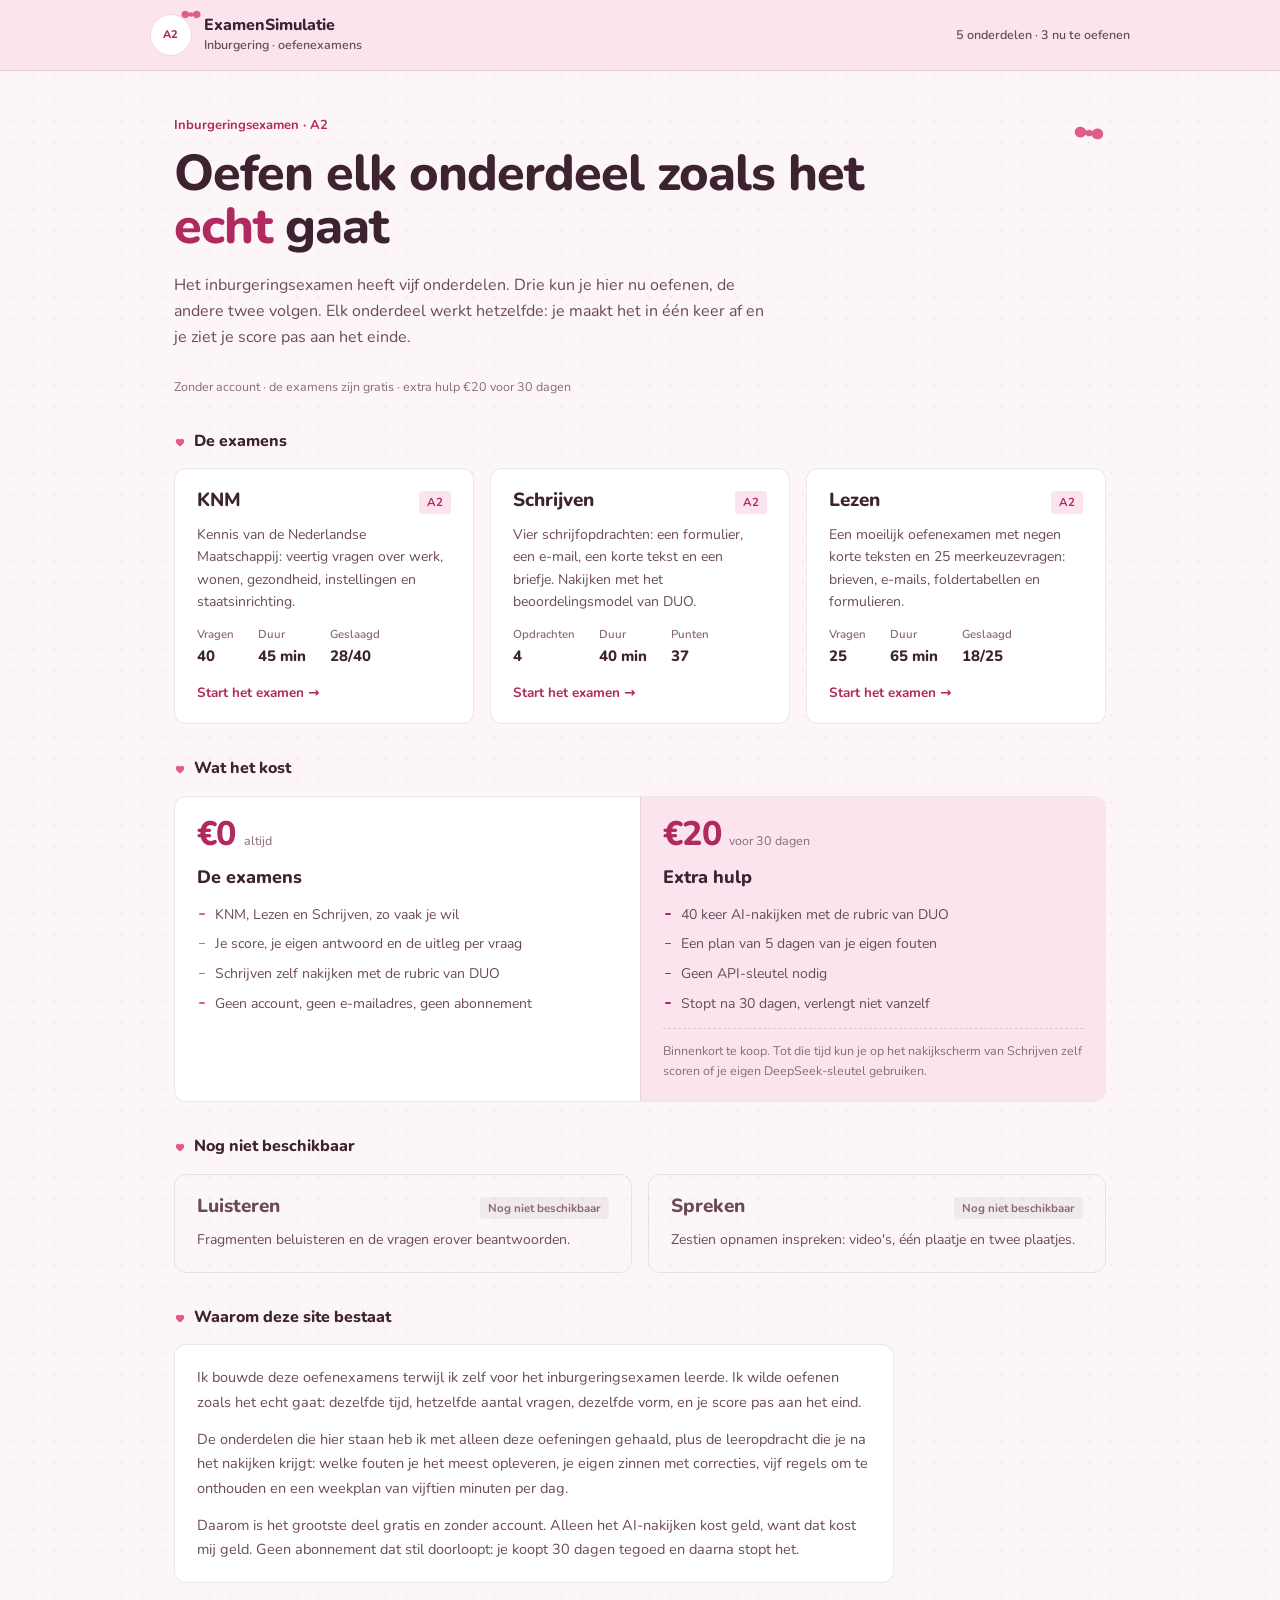
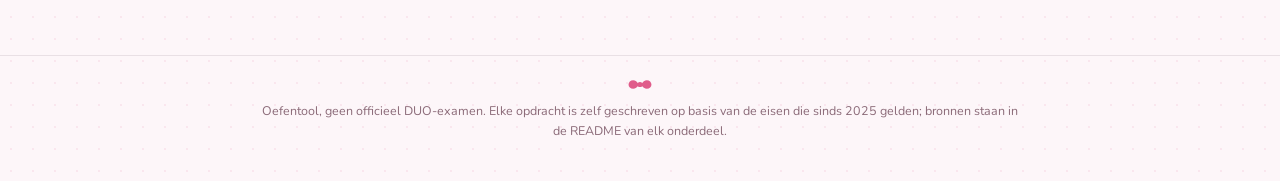
<file: index.html>
<!doctype html>
<html lang="nl">
<head>
  <meta charset="utf-8">
  <meta name="viewport" content="width=device-width, initial-scale=1">
  <title>ExamenSimulatie · oefenexamens inburgering A2</title>
  <meta name="description" content="Oefenexamens voor het inburgeringsexamen A2: KNM, Schrijven en Lezen A2 nu beschikbaar, Luisteren en Spreken volgen.">
  <link rel="preconnect" href="https://fonts.googleapis.com">
  <link rel="preconnect" href="https://fonts.gstatic.com" crossorigin>
  <link rel="stylesheet" href="https://fonts.googleapis.com/css2?family=Nunito:wght@400;600;800&display=swap">
  <link rel="stylesheet" href="shared/site.css">
  <link rel="stylesheet" href="styles.css">
</head>
<body>
  <header class="site-header">
    <div class="header-inner">
      <div class="brand">
        <span class="brand-mark">A2</span>
        <div>
          <strong>ExamenSimulatie</strong>
          <small>Inburgering · oefenexamens</small>
        </div>
      </div>
      <div class="header-meta">5 onderdelen · 3 nu te oefenen</div>
    </div>
  </header>

  <main>
    <section class="screen">
      <div class="hero">
        <p class="eyebrow">Inburgeringsexamen · A2</p>
        <h1>Oefen elk onderdeel zoals het <span>echt</span> gaat</h1>
        <p class="lead">
          Het inburgeringsexamen heeft vijf onderdelen. Drie kun je hier nu oefenen,
          de andere twee volgen. Elk onderdeel werkt hetzelfde: je maakt het in één
          keer af en je ziet je score pas aan het einde.
        </p>
        <p class="tiny">Zonder account · de examens zijn gratis · extra hulp €20 voor 30 dagen</p>
      </div>

      <h2 class="section-title">De examens</h2>
      <div class="parts">
        <a class="part" href="https://lillelilje.github.io/knm-examensimulatie/">
          <div class="part-top">
            <h3 class="part-name">KNM</h3>
            <span class="part-tag">A2</span>
          </div>
          <p class="part-desc">
            Kennis van de Nederlandse Maatschappij: veertig vragen over werk, wonen,
            gezondheid, instellingen en staatsinrichting.
          </p>
          <dl class="part-facts">
            <div><dt>Vragen</dt><dd>40</dd></div>
            <div><dt>Duur</dt><dd>45 min</dd></div>
            <div><dt>Geslaagd</dt><dd>28/40</dd></div>
          </dl>
          <span class="part-go">Start het examen →</span>
        </a>

        <a class="part" href="./schrijven/">
          <div class="part-top">
            <h3 class="part-name">Schrijven</h3>
            <span class="part-tag">A2</span>
          </div>
          <p class="part-desc">
            Vier schrijfopdrachten: een formulier, een e-mail, een korte tekst en een
            briefje. Nakijken met het beoordelingsmodel van DUO.
          </p>
          <dl class="part-facts">
            <div><dt>Opdrachten</dt><dd>4</dd></div>
            <div><dt>Duur</dt><dd>40 min</dd></div>
            <div><dt>Punten</dt><dd>37</dd></div>
          </dl>
          <span class="part-go">Start het examen →</span>
        </a>

        <a class="part" href="./lezen/">
          <div class="part-top">
            <h3 class="part-name">Lezen</h3>
            <span class="part-tag">A2</span>
          </div>
          <p class="part-desc">
            Een moeilijk oefenexamen met negen korte teksten en 25 meerkeuzevragen:
            brieven, e-mails, foldertabellen en formulieren.
          </p>
          <dl class="part-facts">
            <div><dt>Vragen</dt><dd>25</dd></div>
            <div><dt>Duur</dt><dd>65 min</dd></div>
            <div><dt>Geslaagd</dt><dd>18/25</dd></div>
          </dl>
          <span class="part-go">Start het examen →</span>
        </a>
      </div>

      <h2 class="section-title">Wat het kost</h2>
      <section class="price">
        <div class="price-col">
          <p class="price-top"><span class="price-amount">€0</span><span class="hint">altijd</span></p>
          <h3>De examens</h3>
          <ul class="price-list">
            <li>KNM, Lezen en Schrijven, zo vaak je wil</li>
            <li>Je score, je eigen antwoord en de uitleg per vraag</li>
            <li>Schrijven zelf nakijken met de rubric van DUO</li>
            <li>Geen account, geen e-mailadres, geen abonnement</li>
          </ul>
        </div>

        <div class="price-col price-col--paid">
          <p class="price-top"><span class="price-amount">€20</span><span class="hint">voor 30 dagen</span></p>
          <h3>Extra hulp</h3>
          <ul class="price-list">
            <li>40 keer AI-nakijken met de rubric van DUO</li>
            <li>Een plan van 5 dagen van je eigen fouten</li>
            <li>Geen API-sleutel nodig</li>
            <li>Stopt na 30 dagen, verlengt niet vanzelf</li>
          </ul>
          <!-- Zet hier je checkout en maak er een echte knop van:
               <a class="btn primary big" href="https://…">Koop extra hulp →</a> -->
          <p class="tiny">
            Binnenkort te koop. Tot die tijd kun je op het nakijkscherm van Schrijven
            zelf scoren of je eigen DeepSeek-sleutel gebruiken.
          </p>
        </div>
      </section>

      <h2 class="section-title">Nog niet beschikbaar</h2>
      <!-- shortcut: no paywall yet. To gate a part later, give it class="part is-locked"
           and point the card at a checkout page instead of the test; keep the tag. -->
      <div class="parts">
        <div class="part is-locked" aria-disabled="true">
          <div class="part-top">
            <h3 class="part-name">Luisteren</h3>
            <span class="part-tag">Nog niet beschikbaar</span>
          </div>
          <p class="part-desc">Fragmenten beluisteren en de vragen erover beantwoorden.</p>
        </div>

        <div class="part is-locked" aria-disabled="true">
          <div class="part-top">
            <h3 class="part-name">Spreken</h3>
            <span class="part-tag">Nog niet beschikbaar</span>
          </div>
          <p class="part-desc">Zestien opnamen inspreken: video's, één plaatje en twee plaatjes.</p>
        </div>
      </div>

      <h2 class="section-title">Waarom deze site bestaat</h2>
      <section class="panel about">
        <p>
          Ik bouwde deze oefenexamens terwijl ik zelf voor het inburgeringsexamen
          leerde. Ik wilde oefenen zoals het echt gaat: dezelfde tijd, hetzelfde
          aantal vragen, dezelfde vorm, en je score pas aan het eind.
        </p>
        <p>
          De onderdelen die hier staan heb ik met alleen deze oefeningen gehaald,
          plus de leeropdracht die je na het nakijken krijgt: welke fouten je het
          meest opleveren, je eigen zinnen met correcties, vijf regels om te
          onthouden en een weekplan van vijftien minuten per dag.
        </p>
        <p>
          Daarom is het grootste deel gratis en zonder account. Alleen het
          AI-nakijken kost geld, want dat kost mij geld. Geen abonnement dat stil
          doorloopt: je koopt 30 dagen tegoed en daarna stopt het.
        </p>
      </section>
    </section>
  </main>

  <footer class="site-footer">
    <p>
      Oefentool, geen officieel DUO-examen. Elke opdracht is zelf geschreven op basis
      van de eisen die sinds 2025 gelden; bronnen staan in de README van elk onderdeel.
    </p>
  </footer>
</body>
</html>
</file>
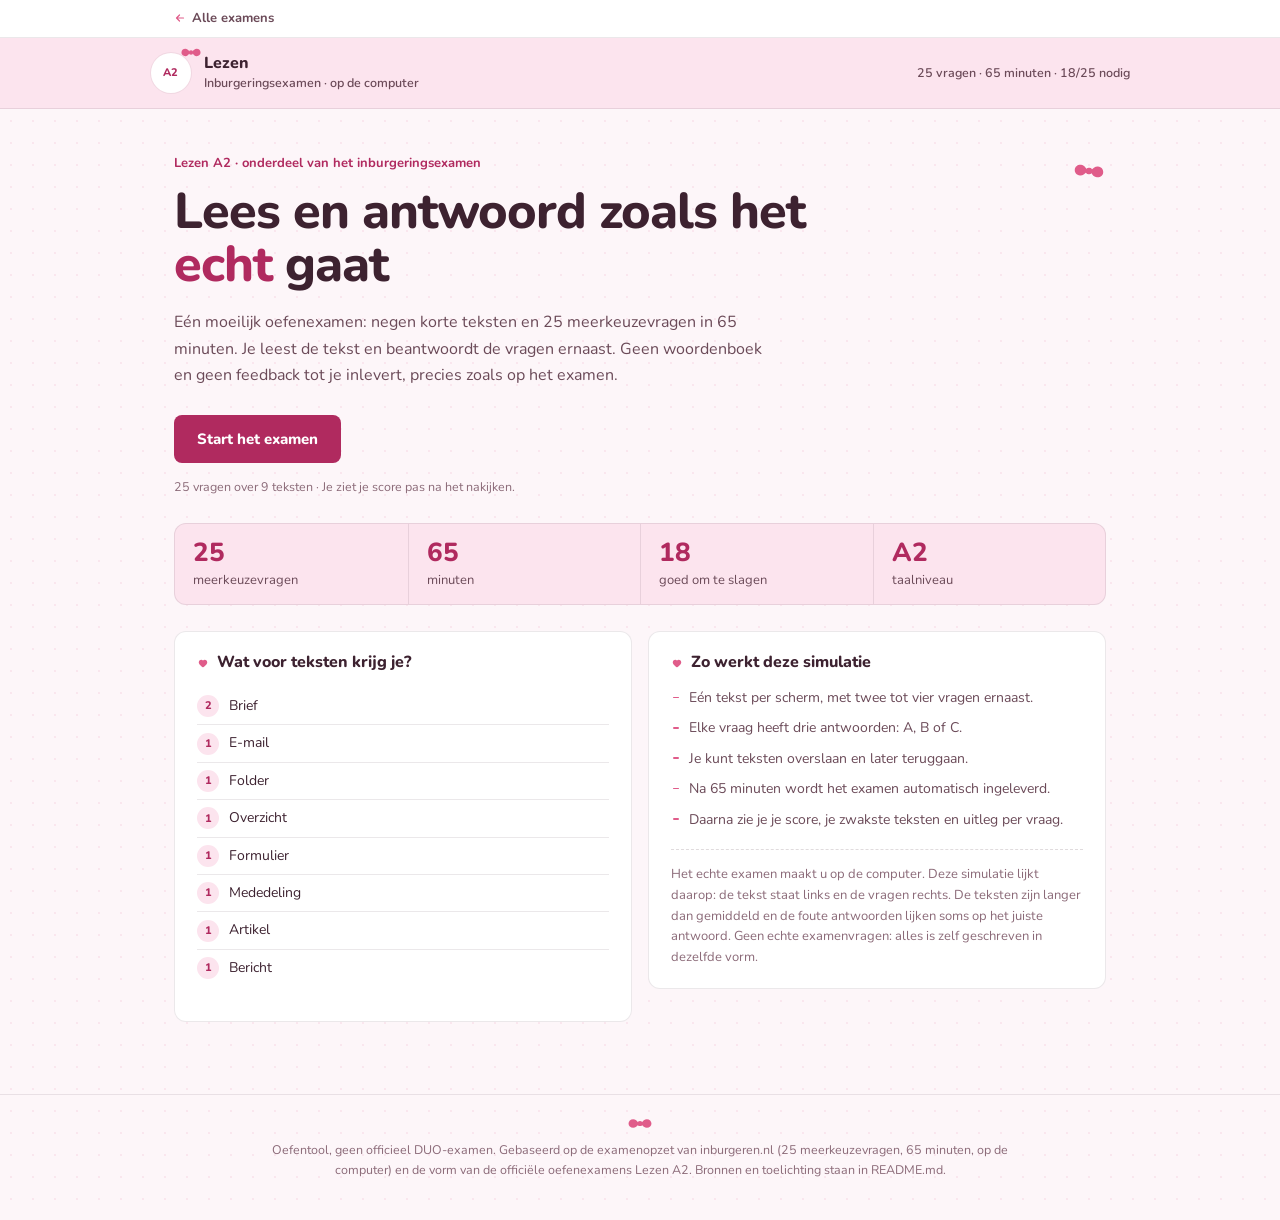
<file: lezen/index.html>
<!doctype html>
<html lang="nl">
<head>
  <meta charset="utf-8">
  <meta name="viewport" content="width=device-width, initial-scale=1">
  <title>Lezen A2 ExamenSimulatie</title>
  <meta name="description" content="Oefenexamen Lezen A2 (inburgering): 25 meerkeuzevragen over negen teksten, 65 minuten, op de computer. Met uitleg per antwoord.">
  <link rel="preconnect" href="https://fonts.googleapis.com">
  <link rel="preconnect" href="https://fonts.gstatic.com" crossorigin>
  <link rel="stylesheet" href="https://fonts.googleapis.com/css2?family=Nunito:wght@400;600;800&display=swap">
  <link rel="stylesheet" href="styles.css">
</head>
<body>
  <div class="topbar">
    <div class="topbar-inner">
      <a class="back-link" href="../">Alle examens</a>
    </div>
  </div>

  <header class="site-header">
    <div class="header-inner">
      <div class="brand">
        <span class="brand-mark">A2</span>
        <div>
          <strong>Lezen</strong>
          <small>Inburgeringsexamen · op de computer</small>
        </div>
      </div>
      <div class="header-meta">25 vragen · 65 minuten · 18/25 nodig</div>
    </div>
  </header>

  <main>
    <!-- ── Start ─────────────────────────────────────────────────── -->
    <section id="screen-start" class="screen">
      <div class="hero">
        <p class="eyebrow">Lezen A2 · onderdeel van het inburgeringsexamen</p>
        <h1>Lees en antwoord zoals het <span>echt</span> gaat</h1>
        <p class="lead">
          Eén moeilijk oefenexamen: negen korte teksten en 25 meerkeuzevragen in
          65 minuten. Je leest de tekst en beantwoordt de vragen ernaast. Geen
          woordenboek en geen feedback tot je inlevert, precies zoals op het
          examen.
        </p>
        <button id="btn-start" class="btn primary big" type="button">Start het examen</button>
        <p class="tiny">25 vragen over <span id="text-count">…</span> teksten · Je ziet je score pas na het nakijken.</p>
      </div>

      <div class="facts">
        <div class="fact"><strong>25</strong><span>meerkeuzevragen</span></div>
        <div class="fact"><strong>65</strong><span>minuten</span></div>
        <div class="fact"><strong>18</strong><span>goed om te slagen</span></div>
        <div class="fact"><strong>A2</strong><span>taalniveau</span></div>
      </div>

      <div class="start-grid">
        <section class="panel">
          <h2>Wat voor teksten krijg je?</h2>
          <ul class="theme-list" id="soort-list"></ul>
        </section>

        <section class="panel">
          <h2>Zo werkt deze simulatie</h2>
          <ul>
            <li>Eén tekst per scherm, met twee tot vier vragen ernaast.</li>
            <li>Elke vraag heeft drie antwoorden: A, B of C.</li>
            <li>Je kunt teksten overslaan en later teruggaan.</li>
            <li>Na 65 minuten wordt het examen automatisch ingeleverd.</li>
            <li>Daarna zie je je score, je zwakste teksten en uitleg per vraag.</li>
          </ul>
          <p class="note">
            Het echte examen maakt u op de computer. Deze simulatie lijkt daarop:
            de tekst staat links en de vragen rechts. De teksten zijn langer dan
            gemiddeld en de foute antwoorden lijken soms op het juiste antwoord.
            Geen echte examenvragen: alles is zelf geschreven in dezelfde vorm.
          </p>
        </section>
      </div>
    </section>

    <!-- ── Examen ────────────────────────────────────────────────── -->
    <section id="screen-exam" class="screen hidden">
      <div class="exam-shell">
        <div class="exam-top">
          <div class="timer-wrap">
            <span class="timer-label">Tijd</span>
            <strong id="timer">65:00</strong>
          </div>
          <div class="exam-progress">
            <span><strong id="answered-count">0</strong> van 25 vragen beantwoord</span>
            <div class="progressbar"><div id="progress-fill"></div></div>
          </div>
          <button id="btn-submit-top" class="btn ghost" type="button">Inleveren</button>
        </div>

        <div class="reading-layout">
          <section class="panel text-card">
            <div class="question-meta">
              <span id="text-meta"></span>
              <span id="text-counter"></span>
            </div>
            <p id="text-situation" class="text-situation"></p>
            <h2 id="text-title"></h2>
            <div id="text-body" class="text-body"></div>
          </section>

          <section id="questions" class="reading-questions" aria-label="Vragen bij deze tekst"></section>
        </div>

        <div class="exam-nav">
          <button id="btn-prev" class="btn" type="button">← Vorige tekst</button>
          <button id="btn-next" class="btn primary" type="button">Volgende tekst →</button>
        </div>

        <details class="overview">
          <summary>Tekstoverzicht</summary>
          <div id="navigator" class="navigator"></div>
        </details>
      </div>
    </section>

    <!-- ── Resultaat ─────────────────────────────────────────────── -->
    <section id="screen-result" class="screen hidden">
      <div class="result-shell">
        <div class="result-hero">
          <div id="verdict" class="verdict">GEZAKT</div>
          <div id="score" class="score">0 / 25</div>
          <p id="result-line"></p>
          <div id="result-stats" class="result-stats"></div>
        </div>

        <section class="panel">
          <div class="panel-head">
            <h2>Per tekst</h2>
            <span class="hint">Zwakste eerst</span>
          </div>
          <div id="text-stats" class="theme-stats"></div>
        </section>

        <section class="panel">
          <div class="panel-head">
            <h2>Extra hulp</h2>
            <span class="hint">5 dagen, 15 minuten per dag</span>
          </div>
          <p class="note">
            Laat een plan maken van je eigen fouten: wat je per dag oefent, met je
            eigen vragen en de antwoorden onderaan. Dat is één eenheid nakijktegoed.
            Nog geen tegoed? Dat is €20 voor 30 dagen, 40 keer nakijken.
          </p>
          <input id="lic-key" class="lic-input" type="password" autocomplete="off"
            spellcheck="false" placeholder="Licentiesleutel">
          <button id="btn-plan" class="btn primary" type="button">Maak een 5-daags plan</button>
          <p id="plan-status" class="tiny" role="status"></p>
          <pre id="plan-out" class="answer-text hidden"></pre>
        </section>

        <section class="panel">
          <div class="panel-head">
            <h2>Antwoorden en uitleg</h2>
            <label class="toggle">
              <input type="checkbox" id="only-wrong">
              Alleen fouten
            </label>
          </div>
          <div id="review-list" class="review-list"></div>
        </section>

        <div class="result-actions">
          <button id="btn-retry" class="btn primary big" type="button">Nieuw examen</button>
        </div>
      </div>
    </section>
  </main>

  <footer class="site-footer">
    <p>
      Oefentool, geen officieel DUO-examen. Gebaseerd op de examenopzet van
      inburgeren.nl (25 meerkeuzevragen, 65 minuten, op de computer) en de vorm van
      de officiële oefenexamens Lezen A2. Bronnen en toelichting staan in README.md.
    </p>
  </footer>

  <script src="ai.js"></script>
  <script src="questions.js"></script>
  <script src="app.js"></script>
</body>
</html>
</file>
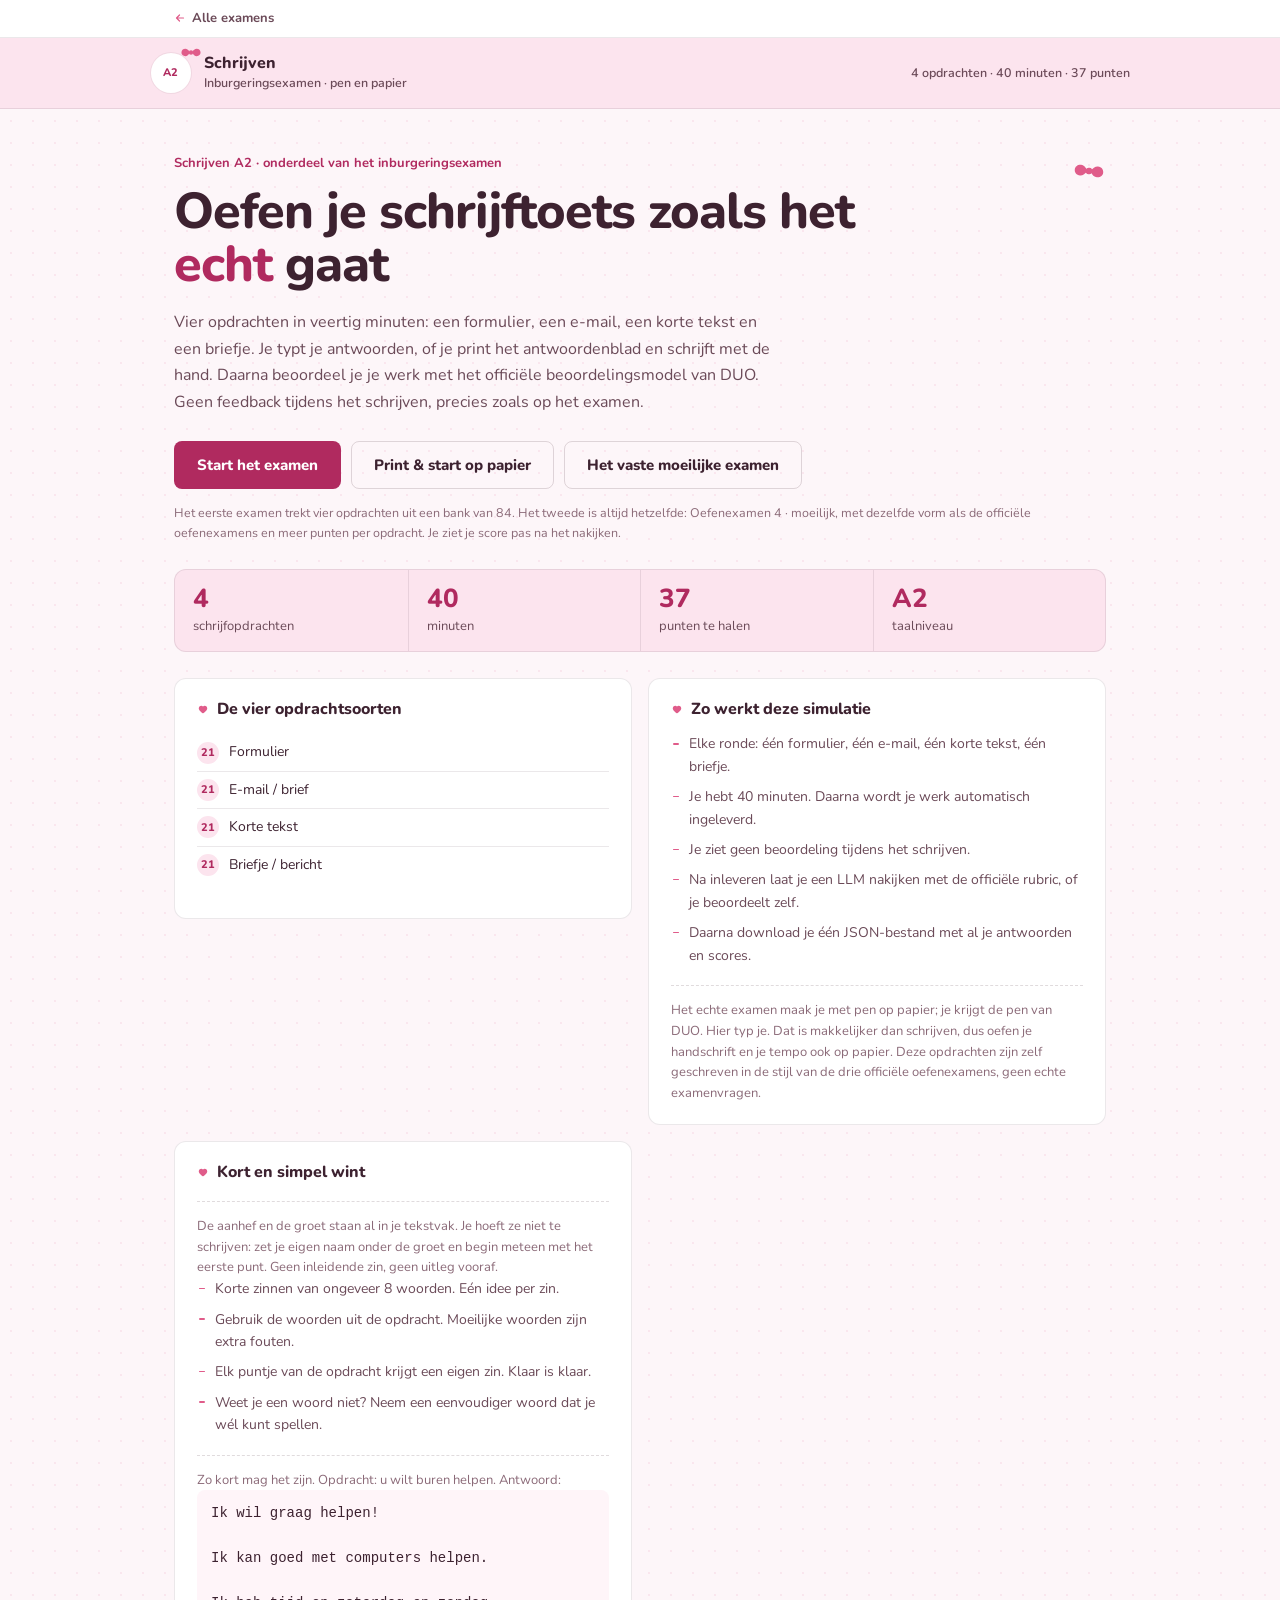
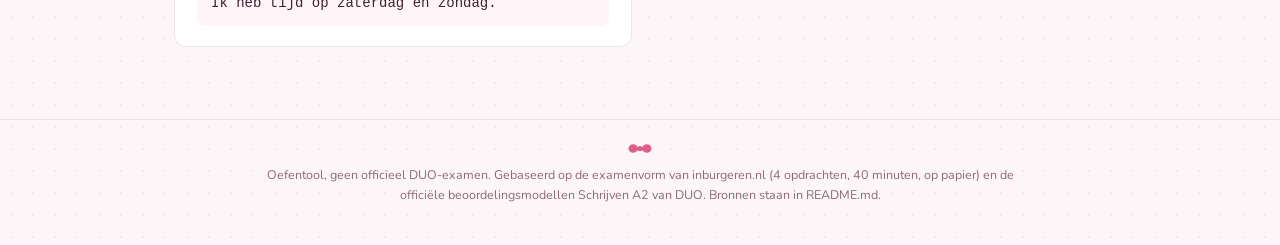
<file: schrijven/index.html>
<!doctype html>
<html lang="nl">
<head>
  <meta charset="utf-8">
  <meta name="viewport" content="width=device-width, initial-scale=1">
  <title>Schrijven A2 ExamenSimulatie</title>
  <meta name="description" content="Oefenexamen Schrijven A2 (inburgering): 4 opdrachten, 40 minuten, beoordeling met het officiële beoordelingsmodel van DUO. Exporteer je antwoorden als JSON voor een LLM-analyse.">
  <link rel="preconnect" href="https://fonts.googleapis.com">
  <link rel="preconnect" href="https://fonts.gstatic.com" crossorigin>
  <link rel="stylesheet" href="https://fonts.googleapis.com/css2?family=Nunito:wght@400;600;800&display=swap">
  <link rel="stylesheet" href="styles.css">
</head>
<body>
  <div class="topbar">
    <div class="topbar-inner">
      <a class="back-link" href="../">Alle examens</a>
    </div>
  </div>

  <header class="site-header">
    <div class="header-inner">
      <div class="brand">
        <span class="brand-mark">A2</span>
        <div>
          <strong>Schrijven</strong>
          <small>Inburgeringsexamen · pen en papier</small>
        </div>
      </div>
      <div class="header-meta">4 opdrachten · 40 minuten · 37 punten</div>
    </div>
  </header>

  <main>
    <!-- ── Start ─────────────────────────────────────────────────── -->
    <section id="screen-start" class="screen">
      <div class="hero">
        <p class="eyebrow">Schrijven A2 · onderdeel van het inburgeringsexamen</p>
        <h1>Oefen je schrijftoets zoals het <span>echt</span> gaat</h1>
        <p class="lead">
          Vier opdrachten in veertig minuten: een formulier, een e-mail, een korte
          tekst en een briefje. Je typt je antwoorden, of je print het antwoordenblad
          en schrijft met de hand. Daarna beoordeel je je werk met het officiële
          beoordelingsmodel van DUO. Geen feedback tijdens het schrijven, precies
          zoals op het examen.
        </p>
        <div style="display:flex;flex-wrap:wrap;gap:10px">
          <button id="btn-start" class="btn primary big" type="button">Start het examen</button>
          <button id="btn-start-paper" class="btn ghost big" type="button">Print &amp; start op papier</button>
          <button id="btn-start-hard" class="btn ghost big" type="button">Het vaste moeilijke examen</button>
        </div>
        <p class="tiny">
          Het eerste examen trekt vier opdrachten uit een bank van <span id="bank-size">…</span>.
          Het tweede is altijd hetzelfde: <span id="hard-exam-name">…</span>, met dezelfde vorm
          als de officiële oefenexamens en meer punten per opdracht. Je ziet je score pas na
          het nakijken.
        </p>
      </div>

      <div class="facts">
        <div class="fact"><strong>4</strong><span>schrijfopdrachten</span></div>
        <div class="fact"><strong>40</strong><span>minuten</span></div>
        <div class="fact"><strong>37</strong><span>punten te halen</span></div>
        <div class="fact"><strong>A2</strong><span>taalniveau</span></div>
      </div>

      <div class="start-grid">
        <section class="panel">
          <h2>De vier opdrachtsoorten</h2>
          <ul class="theme-list" id="type-list"></ul>
        </section>

        <section class="panel">
          <h2>Zo werkt deze simulatie</h2>
          <ul>
            <li>Elke ronde: één formulier, één e-mail, één korte tekst, één briefje.</li>
            <li>Je hebt 40 minuten. Daarna wordt je werk automatisch ingeleverd.</li>
            <li>Je ziet geen beoordeling tijdens het schrijven.</li>
            <li>Na inleveren laat je een LLM nakijken met de officiële rubric, of je beoordeelt zelf.</li>
            <li>Daarna download je één JSON-bestand met al je antwoorden en scores.</li>
          </ul>
          <p class="note">
            Het echte examen maak je met pen op papier; je krijgt de pen van DUO.
            Hier typ je. Dat is makkelijker dan schrijven, dus oefen je handschrift
            en je tempo ook op papier. Deze opdrachten zijn zelf geschreven in de
            stijl van de drie officiële oefenexamens, geen echte examenvragen.
          </p>
        </section>

        <section class="panel">
          <h2>Kort en simpel wint</h2>
          <p class="note">
            De aanhef en de groet staan al in je tekstvak. Je hoeft ze niet te
            schrijven: zet je eigen naam onder de groet en begin meteen met het eerste
            punt. Geen inleidende zin, geen uitleg vooraf.
          </p>
          <ul>
            <li>Korte zinnen van ongeveer 8 woorden. Eén idee per zin.</li>
            <li>Gebruik de woorden uit de opdracht. Moeilijke woorden zijn extra fouten.</li>
            <li>Elk puntje van de opdracht krijgt een eigen zin. Klaar is klaar.</li>
            <li>Weet je een woord niet? Neem een eenvoudiger woord dat je wél kunt spellen.</li>
          </ul>
          <p class="note">
            Zo kort mag het zijn. Opdracht: u wilt buren helpen. Antwoord:
          </p>
          <pre class="answer-text">Ik wil graag helpen!

Ik kan goed met computers helpen.

Ik heb tijd op zaterdag en zondag.</pre>
        </section>
      </div>
    </section>

    <!-- ── Examen ────────────────────────────────────────────────── -->
    <section id="screen-exam" class="screen hidden">
      <div class="exam-shell">
        <p id="paper-banner" class="paper-banner hidden">
          Papier-modus: schrijf op het geprinte blad. De timer loopt. Daarna voer
          je je antwoorden hier in.
        </p>
        <div class="exam-top">
          <div class="timer-wrap">
            <span class="timer-label">Tijd</span>
            <strong id="timer">40:00</strong>
          </div>
          <div class="exam-progress">
            <span><strong id="answered-count">0</strong> van 4 opdrachten klaar</span>
            <div class="progressbar"><div id="progress-fill"></div></div>
          </div>
          <button id="btn-submit-top" class="btn ghost" type="button">Inleveren</button>
        </div>

        <div class="task-card" id="task-card">
          <div class="question-meta">
            <span id="task-type"></span>
            <span id="task-count"></span>
          </div>
          <h2 id="task-title"></h2>
          <p id="task-situation" class="task-situation"></p>
          <p id="task-instruction" class="task-instruction"></p>
          <ul id="task-points" class="task-points"></ul>
          <div id="task-input" class="task-input"></div>
          <p id="task-meter" class="task-meter"></p>
        </div>

        <div class="exam-nav">
          <button id="btn-prev" class="btn" type="button">← Vorige</button>
          <span id="task-counter" class="q-counter"></span>
          <button id="btn-next" class="btn primary" type="button">Volgende →</button>
        </div>

        <details class="overview">
          <summary>Opdrachtenoverzicht</summary>
          <div id="navigator" class="navigator"></div>
        </details>
      </div>
    </section>

    <!-- ── Nakijken ──────────────────────────────────────────────── -->
    <section id="screen-check" class="screen hidden">
      <div class="result-shell">
        <section class="panel llm-panel">
          <div class="panel-head">
            <h2>Nakijken</h2>
            <span class="hint">Met de officiële rubric</span>
          </div>
          <p class="note">
            Beide routes vullen dezelfde scorekaarten hieronder. Daarna kun je elke score
            nog met de hand bijstellen.
          </p>

          <div class="llm-block">
            <h3>1. Automatisch nakijken</h3>
            <p class="llm-help">
              Met een licentiesleutel laat je nakijken met nakijktegoed: 30 dagen,
              geen sleutel nodig. Zonder licentie gebruik je je eigen DeepSeek-sleutel;
              die blijft in deze browser en gaat alleen naar api.deepseek.com.
            </p>
            <div class="llm-key-row">
              <input id="lic-key" type="password" autocomplete="off" spellcheck="false"
                placeholder="Licentiesleutel (30 dagen nakijktegoed)">
            </div>
            <div class="llm-key-row">
              <input id="ds-key" type="password" autocomplete="off" spellcheck="false"
                placeholder="sk-… (DeepSeek API-sleutel)">
              <button id="btn-ds-forget" class="btn ghost" type="button">Vergeet sleutel</button>
            </div>
            <div class="export-actions">
              <button id="btn-ds-score" class="btn primary" type="button">Laat nakijken</button>
            </div>
            <p id="ds-status" class="tiny" role="status"></p>
          </div>

          <div class="llm-block">
            <h3>2. Of handmatig: kopieer de opdracht</h3>
            <ol class="llm-steps">
              <li>Klik op <b>Kopieer LLM-opdracht</b> en plak de tekst in ChatGPT, Claude of een andere LLM.</li>
              <li>De LLM krijgt je antwoorden, de officiële rubric en de regels, en stuurt alleen JSON terug.</li>
              <li>Plak die JSON hieronder en klik op <b>Verwerk scores</b>.</li>
            </ol>
            <div class="export-actions">
              <button id="btn-llm-copy" class="btn" type="button">Kopieer LLM-opdracht</button>
              <button id="btn-llm-apply" class="btn" type="button">Verwerk scores</button>
            </div>
            <details id="llm-manual" class="llm-manual hidden">
              <summary>Handmatig kopiëren (als het klembord niet werkt)</summary>
              <textarea id="llm-prompt" class="llm-paste" rows="8" readonly></textarea>
            </details>
            <label class="note-label">Antwoord van de LLM (JSON)
              <textarea id="llm-input" class="llm-paste" rows="5" spellcheck="false"
                placeholder='{"scores":[{"id":"mail-01","criteria":{"adequaatheid":2},"eisen":[true,true,false]}]}'></textarea>
            </label>
            <p id="llm-status" class="tiny" role="status"></p>
          </div>
        </section>

        <section class="panel">
          <div class="panel-head">
            <h2>Of beoordeel zelf</h2>
            <span class="hint" id="check-total">0 / 37 punten</span>
          </div>
          <p class="note">
            Vink af wat je echt hebt gedaan en geef per criterium een score, net als
            een beoordelaar van DUO. Wees streng: een schatting die te hoog is, helpt
            je niet. De LLM hierboven vult deze kaarten alvast in.
          </p>
        </section>
        <div id="check-list" class="check-list"></div>
        <div class="result-actions">
          <button id="btn-to-result" class="btn primary big" type="button">Bekijk resultaat →</button>
        </div>
      </div>
    </section>

    <!-- ── Resultaat ─────────────────────────────────────────────── -->
    <section id="screen-result" class="screen hidden">
      <div class="result-shell">
        <div class="result-hero">
          <div id="verdict" class="verdict">SCHATTING</div>
          <div id="score" class="score">0 / 37</div>
          <p id="result-line"></p>
          <div id="result-stats" class="result-stats"></div>
          <p class="note">
            Deze score is voor getypt werk. Op het echte examen schrijf je met de hand,
            zonder spellcheck; daar kan je score lager uitvallen.
          </p>
        </div>

        <section class="panel">
          <div class="panel-head">
            <h2>Per criterium</h2>
            <span class="hint">Zwakste eerst</span>
          </div>
          <div id="criterion-stats" class="theme-stats"></div>
        </section>

        <section class="panel">
          <div class="panel-head">
            <h2>Per opdracht</h2>
            <span class="hint">Punten en eisen</span>
          </div>
          <div id="task-scores" class="theme-stats"></div>
        </section>

        <section class="panel learn-panel">
          <div class="panel-head">
            <h2>Leren van deze poging</h2>
            <span class="hint">5 dagen, 15 minuten per dag</span>
          </div>
          <p class="note">
            <b>Maak een 5-daags plan</b> laat de AI je duurste fouten over vijf dagen
            verdelen, met je eigen zinnen en de antwoorden onderaan. Dat is één eenheid
            nakijktegoed, of je eigen DeepSeek-sleutel.
          </p>
          <div class="export-actions">
            <button id="btn-plan" class="btn primary" type="button">Maak een 5-daags plan</button>
          </div>
          <p id="plan-status" class="tiny" role="status"></p>
          <pre id="plan-out" class="answer-text hidden"></pre>
          <p class="note">
            <b>Kopieer leeropdracht</b> geeft dezelfde analyse als opdracht voor je eigen
            LLM, gratis. Denkt de LLM dat een score niet klopt? Dan eindigt het antwoord
            met een JSON-blok: klik op <b>Scores aanpassen</b>, plak dat blok in
            "Antwoord van de LLM" en de score wordt bijgesteld.
          </p>
          <div class="export-actions">
            <button id="btn-learn-copy" class="btn" type="button">Kopieer leeropdracht</button>
          </div>
          <details id="learn-manual" class="llm-manual hidden">
            <summary>Handmatig kopiëren (als het klembord niet werkt)</summary>
            <textarea id="learn-prompt" class="llm-paste" rows="8" readonly></textarea>
          </details>
          <p id="learn-status" class="tiny" role="status"></p>
        </section>

        <section class="panel export-panel">
          <div class="panel-head">
            <h2>JSON voor je LLM</h2>
            <span class="hint">Antwoorden + scores + rubric</span>
          </div>
          <p class="note">
            Download het bestand en geef het aan een LLM met de vraag: welke
            focusgebieden moet ik oefenen? Het bestand bevat je volledige teksten,
            je zelfbeoordeling, de officiële rubric en een leesinstructie.
          </p>
          <div class="export-actions">
            <button id="btn-download" class="btn primary" type="button">Download JSON</button>
            <button id="btn-copy" class="btn" type="button">Kopieer JSON</button>
          </div>
          <pre id="json-preview" class="json-preview" aria-label="JSONvoorbeeld"></pre>
        </section>

        <div class="result-actions">
          <button id="btn-edit-scores" class="btn" type="button">Scores aanpassen</button>
          <button id="btn-retry" class="btn primary big" type="button">Nieuw examen</button>
        </div>
      </div>
    </section>

    <!-- Alleen zichtbaar bij printen: het papieren antwoordenblad. -->
    <section id="print-sheet" class="print-sheet" aria-hidden="true"></section>
  </main>

  <footer class="site-footer">
    <p>
      Oefentool, geen officieel DUO-examen. Gebaseerd op de examenvorm van
      inburgeren.nl (4 opdrachten, 40 minuten, op papier) en de officiële
      beoordelingsmodellen Schrijven A2 van DUO. Bronnen staan in README.md.
    </p>
  </footer>

  <script src="ai.js"></script>
  <script src="tasks.js"></script>
  <script src="app.js"></script>
</body>
</html>
</file>
<file: shared/site.css>
/* ── Tokens ─────────────────────────────────────────────────────── */
:root {
  /* surface ramp: rose paper, never a saturated fill */
  --bg: #fdf6f9;
  --card: #ffffff;
  --raised: #fff5f9;
  --rose-soft: #fce4ee;
  --ink: #3d2230;
  --ink-2: #6b4a58;
  --muted: #8b6a78;
  --line: rgba(61, 34, 48, 0.1);
  --line-strong: rgba(61, 34, 48, 0.16);

  /* one accent, two steps: dark for text and fills, light for banding */
  --rose: #e05c8a;
  --rose-dark: #b02a5f;

  --green: #1e7f52;
  --green-soft: #e9f7ef;
  --red: #c62f4a;
  --red-soft: #fdecef;
  --amber: #96601a;

  --radius-card: 12px;
  --radius-ctl: 8px;
  --radius-mark: 4px;
  --ease: cubic-bezier(0.22, 1, 0.36, 1);

  --font: "Nunito", ui-rounded, "Segoe UI", system-ui, -apple-system, sans-serif;
  --font-display: var(--font);
  --font-mono: ui-monospace, "SFMono-Regular", Consolas, monospace;

  --bow: url("data:image/svg+xml,%3Csvg xmlns='http://www.w3.org/2000/svg' viewBox='1 6.2 22 11.6'%3E%3Cg fill='%23e05c8a'%3E%3Cpath d='M11 12c-1.6-2.6-3.4-4-5.2-4C3.2 8 1.5 9.8 1.5 12S3.2 16 5.8 16c1.8 0 3.6-1.4 5.2-4Z'/%3E%3Cpath d='M13 12c1.6 2.6 3.4 4 5.2 4 2.6 0 4.3-1.8 4.3-4s-1.7-4-4.3-4c-1.8 0-3.6 1.4-5.2 4Z'/%3E%3Ccircle cx='12' cy='12' r='2.4'/%3E%3C/g%3E%3C/svg%3E");
  --heart: url("data:image/svg+xml,%3Csvg xmlns='http://www.w3.org/2000/svg' viewBox='0 0 24 24'%3E%3Cpath fill='%23e05c8a' d='M12 20.5S3.5 15.6 3.5 10.4A4.9 4.9 0 0 1 12 7.2a4.9 4.9 0 0 1 8.5 3.2c0 5.2-8.5 10.1-8.5 10.1Z'/%3E%3C/svg%3E");
}

* {
  box-sizing: border-box;
}

html {
  scroll-behavior: smooth;
}

body {
  margin: 0;
  background-color: var(--bg);
  background-image: radial-gradient(rgba(224, 92, 138, 0.1) 1px, transparent 1px);
  background-size: 22px 22px;
  color: var(--ink);
  font-family: var(--font);
  font-size: 15px;
  line-height: 1.6;
  -webkit-font-smoothing: antialiased;
}

::selection {
  background: var(--rose-soft);
  color: var(--rose-dark);
}

button,
input {
  font: inherit;
}

button {
  color: inherit;
}

.hidden {
  display: none !important;
}

/* ── Header ─────────────────────────────────────────────────────── */
.site-header {
  background: var(--rose-soft);
  border-bottom: 1px solid var(--line);
  padding: 14px 24px;
}

.header-inner {
  max-width: 980px;
  margin: 0 auto;
  display: flex;
  align-items: center;
  justify-content: space-between;
  gap: 20px;
}

.brand {
  display: flex;
  align-items: center;
  gap: 12px;
}

.brand-mark {
  position: relative;
  display: grid;
  place-items: center;
  width: 42px;
  height: 42px;
  border: 1px solid rgba(176, 42, 95, 0.18);
  border-radius: 50%;
  background: #fff;
  color: var(--rose-dark);
  font-size: 11px;
  font-weight: 800;
  letter-spacing: 0.02em;
}

.brand-mark::after {
  content: "";
  position: absolute;
  top: -6px;
  right: -10px;
  width: 20px;
  height: 11px;
  background: var(--bow) center / contain no-repeat;
}

.brand strong {
  display: block;
  font-size: 16px;
  font-weight: 800;
  line-height: 1.25;
}

.brand small {
  display: block;
  font-size: 12.5px;
  font-weight: 600;
  color: var(--ink-2);
}

.header-meta {
  color: var(--ink-2);
  font-size: 12.5px;
  font-weight: 600;
  text-align: right;
}

/* ── Layout ─────────────────────────────────────────────────────── */
.screen {
  max-width: 980px;
  margin: 0 auto;
  padding: 40px 24px 72px;
}

.hero {
  position: relative;
  padding: 4px 0 0;
}

.hero::before {
  content: "";
  position: absolute;
  top: 14px;
  right: 2px;
  width: 30px;
  height: 16px;
  background: var(--bow) center / contain no-repeat;
  transform: rotate(6deg);
}

.eyebrow {
  margin: 0 0 12px;
  color: var(--rose-dark);
  font-size: 13px;
  font-weight: 700;
}

h1 {
  margin: 0;
  max-width: 24ch;
  font-size: clamp(2rem, 5vw, 3.15rem);
  font-weight: 800;
  line-height: 1.05;
  letter-spacing: -0.02em;
}

h1 span {
  color: var(--rose-dark);
}

.lead {
  max-width: 60ch;
  margin: 18px 0 26px;
  color: var(--ink-2);
  font-size: 16px;
  line-height: 1.65;
}

.tiny {
  margin: 14px 0 0;
  color: var(--muted);
  font-size: 12.5px;
}

/* ── Back to the portal ─────────────────────────────────────────── */
.topbar {
  background: #fff;
  border-bottom: 1px solid var(--line);
}

.topbar-inner {
  display: flex;
  max-width: 980px;
  margin: 0 auto;
  padding: 8px 24px;
}

.back-link {
  display: inline-flex;
  align-items: center;
  gap: 6px;
  color: var(--ink-2);
  font-size: 13px;
  font-weight: 700;
  text-decoration: none;
  transition: color 150ms var(--ease);
}

.back-link::before {
  content: "";
  flex: 0 0 12px;
  width: 12px;
  height: 12px;
  background: url("data:image/svg+xml,%3Csvg xmlns='http://www.w3.org/2000/svg' viewBox='0 0 24 24' fill='none' stroke='%23e05c8a' stroke-width='2.4' stroke-linecap='round' stroke-linejoin='round'%3E%3Cpath d='M19 12H5M11 18l-6-6 6-6'/%3E%3C/svg%3E") center / contain no-repeat;
}

.back-link:hover {
  color: var(--rose-dark);
}

/* ── Buttons ────────────────────────────────────────────────────── */
.btn {
  display: inline-flex;
  align-items: center;
  justify-content: center;
  gap: 8px;
  border: 1px solid var(--line-strong);
  border-radius: var(--radius-ctl);
  background: #fff;
  min-height: 38px;
  padding: 8px 16px;
  font-size: 14px;
  font-weight: 700;
  color: var(--ink);
  cursor: pointer;
  transition: background-color 150ms var(--ease), border-color 150ms var(--ease),
    transform 120ms var(--ease);
}

.btn:hover:not(:disabled) {
  background: var(--raised);
  border-color: rgba(176, 42, 95, 0.3);
}

.btn:active:not(:disabled) {
  transform: scale(0.985);
}

.btn:disabled {
  cursor: not-allowed;
  opacity: 0.45;
}

.btn.primary {
  border-color: transparent;
  background: var(--rose-dark);
  color: #fff;
}

.btn.primary:hover:not(:disabled) {
  background: #972052;
  border-color: transparent;
}

.btn.ghost {
  background: transparent;
}

.btn.big {
  min-height: 46px;
  padding: 11px 22px;
  font-size: 15px;
  font-weight: 800;
}

/* ── Start screen ───────────────────────────────────────────────── */
.facts {
  display: grid;
  grid-template-columns: repeat(4, 1fr);
  gap: 0;
  margin: 26px 0;
  border: 1px solid var(--line);
  border-radius: var(--radius-card);
  background: var(--rose-soft);
  overflow: clip;
}

.fact {
  padding: 14px 18px;
}

.fact + .fact {
  border-left: 1px solid var(--line);
}

.fact strong {
  display: block;
  color: var(--rose-dark);
  font-size: 26px;
  font-weight: 800;
  line-height: 1.15;
  font-variant-numeric: tabular-nums;
}

.fact span {
  display: block;
  margin-top: 2px;
  color: var(--ink-2);
  font-size: 13px;
}

.start-grid {
  display: grid;
  grid-template-columns: 1fr 1fr;
  align-items: start;
  gap: 16px;
}

.panel {
  background: var(--card);
  border: 1px solid var(--line);
  border-radius: var(--radius-card);
  padding: 20px 22px;
}

.panel h2 {
  display: flex;
  align-items: center;
  gap: 8px;
  margin: 0 0 14px;
  font-size: 16px;
  font-weight: 800;
  line-height: 1.3;
}

.panel h2::before {
  content: "";
  flex: 0 0 12px;
  width: 12px;
  height: 12px;
  background: var(--heart) center / contain no-repeat;
}

.panel-head {
  display: flex;
  align-items: baseline;
  justify-content: space-between;
  gap: 12px;
  margin-bottom: 16px;
}

.panel-head h2 {
  margin: 0;
}

.panel ul:not(.theme-list) {
  margin: 0;
  padding-left: 0;
  list-style: none;
  color: var(--ink-2);
  font-size: 14px;
}

.panel ul:not(.theme-list) li {
  position: relative;
  padding-left: 18px;
}

.panel ul:not(.theme-list) li + li {
  margin-top: 8px;
}

.panel ul:not(.theme-list) li::before {
  content: "";
  position: absolute;
  left: 2px;
  top: 0.68em;
  width: 6px;
  height: 1.5px;
  border-radius: 2px;
  background: var(--rose);
}

.answer-text {
  margin: 0;
  padding: 12px 14px;
  border-radius: var(--radius-ctl);
  background: var(--raised);
  color: var(--ink);
  font-size: 14px;
  line-height: 1.6;
  white-space: pre-wrap;
  overflow-wrap: anywhere;
}

.lic-input {
  display: block;
  width: 100%;
  max-width: 320px;
  margin: 12px 0;
  padding: 9px 12px;
  border: 1px solid var(--line-strong);
  border-radius: var(--radius-ctl);
  background: #fff;
  color: var(--ink);
  font: inherit;
  font-size: 14px;
}

.lic-input:focus {
  border-color: var(--rose-dark);
  box-shadow: 0 0 0 3px rgba(176, 42, 95, 0.12);
  outline: none;
}

.hint {
  color: var(--muted);
  font-size: 12.5px;
}

.note {
  margin: 18px 0 0;
  padding-top: 14px;
  border-top: 1px dashed var(--line-strong);
  color: var(--muted);
  font-size: 13px;
  line-height: 1.6;
}

.theme-list {
  list-style: none;
  padding: 0 !important;
  display: grid;
  gap: 0;
}

.theme-list li {
  display: flex;
  align-items: center;
  gap: 10px;
  padding: 7px 0;
  font-size: 14px;
  color: var(--ink);
}

.theme-list li + li {
  border-top: 1px solid var(--line);
}

.theme-list .num {
  display: grid;
  place-items: center;
  flex: 0 0 22px;
  height: 22px;
  border-radius: 50%;
  background: var(--rose-soft);
  color: var(--rose-dark);
  font-size: 11px;
  font-weight: 800;
  font-variant-numeric: tabular-nums;
}

/* ── Exam screen ────────────────────────────────────────────────── */
.exam-shell {
  background: var(--card);
  border: 1px solid var(--line);
  border-radius: var(--radius-card);
  overflow: clip;
}

.exam-top {
  position: sticky;
  top: 0;
  z-index: 20;
  display: flex;
  align-items: center;
  gap: 18px;
  padding: 12px 20px;
  background: #fff;
  border-bottom: 1px solid var(--line);
}

.timer-wrap {
  display: flex;
  flex-direction: column;
  padding: 6px 12px;
  border-radius: var(--radius-ctl);
  background: var(--rose-soft);
  line-height: 1.2;
}

.timer-label {
  color: var(--rose-dark);
  font-size: 11px;
  font-weight: 700;
}

#timer {
  color: var(--ink);
  font-size: 17px;
  font-weight: 800;
  font-variant-numeric: tabular-nums;
  letter-spacing: -0.01em;
}

#timer.danger {
  color: var(--red);
}

.exam-progress {
  flex: 1;
  min-width: 0;
}

.exam-progress > span {
  display: block;
  margin-bottom: 6px;
  color: var(--muted);
  font-size: 12.5px;
}

.progressbar {
  height: 6px;
  border-radius: 3px;
  background: rgba(61, 34, 48, 0.08);
  overflow: hidden;
}

#progress-fill {
  width: 0;
  height: 100%;
  border-radius: inherit;
  background: var(--rose);
  transition: width 180ms var(--ease);
}

.question-card {
  padding: clamp(22px, 4vw, 40px);
  min-height: 380px;
}

.question-meta {
  display: flex;
  flex-wrap: wrap;
  margin-bottom: 16px;
  color: var(--ink-2);
  font-size: 12.5px;
  font-weight: 600;
}

.question-meta span {
  padding: 0;
  font-size: 12.5px;
  font-weight: 600;
}

.question-meta span + span::before {
  content: " · ";
  color: var(--muted);
}

.question-meta span:last-child {
  color: var(--muted);
  font-variant-numeric: tabular-nums;
}

#q-text {
  margin: 0 0 24px;
  max-width: 46ch;
  color: var(--ink);
  font-size: clamp(1.2rem, 2.4vw, 1.4rem);
  font-weight: 800;
  line-height: 1.35;
  letter-spacing: -0.01em;
}

.options {
  display: grid;
  gap: 0;
  max-width: 760px;
  border: 1px solid var(--line);
  border-radius: var(--radius-card);
  overflow: clip;
}

.option {
  display: flex;
  align-items: center;
  gap: 12px;
  width: 100%;
  min-height: 52px;
  padding: 12px 16px;
  border: 0;
  border-radius: 0;
  background: #fff;
  text-align: left;
  cursor: pointer;
  transition: background-color 150ms var(--ease), box-shadow 150ms var(--ease);
}

.option + .option {
  border-top: 1px solid var(--line);
}

.option:hover {
  background: var(--raised);
}

.option.selected {
  background: var(--rose-soft);
  box-shadow: inset 2px 0 0 var(--rose-dark);
}

.option-letter {
  display: grid;
  place-items: center;
  flex: 0 0 28px;
  height: 28px;
  border: 1px solid var(--line-strong);
  border-radius: 50%;
  background: #fff;
  color: var(--ink-2);
  font-size: 13px;
  font-weight: 800;
}

.option.selected .option-letter {
  border-color: transparent;
  background: var(--rose-dark);
  color: #fff;
}

.option-text {
  font-size: 14.5px;
}

.exam-nav {
  display: flex;
  align-items: center;
  justify-content: space-between;
  gap: 14px;
  padding: 16px 20px;
  border-top: 1px solid var(--line);
}

.q-counter {
  color: var(--muted);
  font-size: 13px;
  font-variant-numeric: tabular-nums;
}

.overview {
  padding: 0 20px 18px;
  border-top: 1px solid var(--line);
}

.overview summary {
  padding: 14px 0;
  color: var(--ink-2);
  font-size: 13px;
  font-weight: 700;
  cursor: pointer;
}

.navigator {
  display: grid;
  grid-template-columns: repeat(10, 1fr);
  gap: 6px;
  padding-bottom: 4px;
}

.nav-dot {
  aspect-ratio: 1;
  border: 1px solid var(--line);
  border-radius: 6px;
  background: #fff;
  color: var(--ink-2);
  font-size: 12.5px;
  font-weight: 600;
  font-variant-numeric: tabular-nums;
  cursor: pointer;
  transition: background-color 120ms var(--ease), box-shadow 120ms var(--ease);
}

.nav-dot:hover {
  background: var(--raised);
}

.nav-dot.answered {
  border-color: transparent;
  background: var(--rose-soft);
  color: var(--rose-dark);
  font-weight: 700;
}

.nav-dot.current {
  box-shadow: inset 0 0 0 2px var(--rose-dark);
  color: var(--rose-dark);
}

/* ── Result screen ──────────────────────────────────────────────── */
.result-hero {
  position: relative;
  overflow: hidden;
  background: var(--card);
  border: 1px solid var(--line);
  border-radius: var(--radius-card);
  padding: clamp(26px, 5vw, 40px);
  text-align: center;
}

.result-hero::after {
  content: "";
  position: absolute;
  top: 24px;
  right: 22px;
  width: 30px;
  height: 16px;
  background: var(--bow) center / contain no-repeat;
  transform: rotate(6deg);
}

.verdict {
  display: inline-block;
  border: 2px solid currentColor;
  border-radius: var(--radius-mark);
  padding: 2px 12px;
  font-size: 13px;
  font-weight: 800;
  letter-spacing: 0.08em;
  transform: rotate(-1.5deg);
}

.verdict.pass {
  color: var(--green);
}

.verdict.fail {
  color: var(--red);
}

.score {
  margin: 14px 0 4px;
  color: var(--ink);
  font-size: clamp(3rem, 9vw, 5rem);
  font-weight: 800;
  line-height: 1;
  letter-spacing: -0.03em;
  font-variant-numeric: tabular-nums;
}

.score.pass {
  color: var(--green);
}

.score.fail {
  color: var(--ink);
}

#result-line {
  max-width: 56ch;
  margin: 8px auto 24px;
  color: var(--ink-2);
}

.result-stats {
  display: grid;
  grid-template-columns: repeat(4, 1fr);
  gap: 0;
  border: 1px solid var(--line);
  border-radius: var(--radius-card);
  overflow: hidden;
  text-align: left;
}

.stat {
  padding: 12px 14px;
}

.stat + .stat {
  border-left: 1px solid var(--line);
}

.stat-label {
  display: block;
  color: var(--muted);
  font-size: 12px;
  font-weight: 600;
}

.stat strong {
  display: block;
  margin-top: 2px;
  color: var(--ink);
  font-size: 17px;
  font-weight: 800;
  font-variant-numeric: tabular-nums;
}

.result-shell > .panel {
  margin-top: 16px;
}

.theme-stats {
  display: grid;
  gap: 14px;
}

.theme-row-head {
  display: flex;
  justify-content: space-between;
  align-items: baseline;
  gap: 14px;
  margin-bottom: 6px;
  font-size: 13.5px;
}

.theme-row-head strong {
  color: var(--ink);
  font-variant-numeric: tabular-nums;
}

.bar {
  height: 8px;
  border-radius: 4px;
  background: rgba(61, 34, 48, 0.07);
  overflow: hidden;
}

.bar-fill {
  height: 100%;
  border-radius: inherit;
}

.bar-fill.low {
  background: var(--red);
}

.bar-fill.mid {
  background: var(--amber);
}

.bar-fill.high {
  background: var(--green);
}

.toggle {
  display: inline-flex;
  align-items: center;
  gap: 8px;
  color: var(--ink-2);
  font-size: 13px;
  cursor: pointer;
  user-select: none;
}

.toggle input {
  width: 16px;
  height: 16px;
  accent-color: var(--rose-dark);
}

.review-list {
  display: grid;
  gap: 10px;
}

.review-card {
  border: 1px solid var(--line);
  border-left: 3px solid var(--line-strong);
  border-radius: var(--radius-card);
  padding: 16px 18px;
  background: #fff;
}

.review-card.ok {
  border-left-color: var(--green);
}

.review-card.bad {
  border-left-color: var(--red);
}

.review-top {
  display: flex;
  flex-wrap: wrap;
  align-items: center;
  gap: 8px;
  margin-bottom: 10px;
}

.review-num {
  color: var(--muted);
  font-size: 12px;
  font-weight: 700;
  font-variant-numeric: tabular-nums;
}

.theme-chip {
  border-radius: var(--radius-mark);
  background: var(--raised);
  color: var(--ink-2);
  padding: 2px 8px;
  font-size: 12px;
}

.badge {
  margin-left: auto;
  border-radius: var(--radius-mark);
  padding: 2px 8px;
  font-size: 12px;
  font-weight: 700;
}

.badge.ok {
  background: var(--green-soft);
  color: var(--green);
}

.badge.bad {
  background: var(--red-soft);
  color: var(--red);
}

.review-card h3 {
  margin: 0 0 12px;
  font-size: 15px;
  font-weight: 800;
  line-height: 1.45;
}

.answer-line {
  margin: 4px 0;
  font-size: 13.5px;
}

.answer-line span {
  color: var(--muted);
  font-weight: 700;
}

.answer-line.correct {
  color: var(--green);
}

.answer-line.correct span {
  color: var(--green);
}

.why {
  margin: 12px 0 10px;
  padding: 11px 13px;
  border-radius: var(--radius-ctl);
  background: var(--raised);
  color: var(--ink-2);
  font-size: 13.5px;
  line-height: 1.6;
}

.eindterm {
  color: var(--muted);
  font-size: 12px;
  font-variant-numeric: tabular-nums;
}

.empty {
  margin: 0;
  color: var(--muted);
  font-size: 14px;
}

.result-actions {
  display: flex;
  justify-content: center;
  gap: 10px;
  margin-top: 22px;
}

/* ── Footer ─────────────────────────────────────────────────────── */
.site-footer {
  border-top: 1px solid var(--line);
  padding: 22px 24px 40px;
  color: var(--muted);
  font-size: 12.5px;
  text-align: center;
}

.site-footer::before {
  content: "";
  display: block;
  width: 24px;
  height: 13px;
  margin: 0 auto 10px;
  background: var(--bow) center / contain no-repeat;
}

.site-footer p {
  max-width: 760px;
  margin: 0 auto;
}

/* ── Focus & responsive ─────────────────────────────────────────── */
:focus-visible {
  outline: 2px solid var(--rose-dark);
  outline-offset: 2px;
}

@media (max-width: 720px) {
  /* iOS Safari zoomt de pagina in bij een veld met tekst kleiner dan 16px. */
  input,
  textarea,
  select {
    font-size: 16px;
  }

  .header-inner {
    align-items: flex-start;
    flex-direction: column;
    gap: 8px;
  }

  .header-meta {
    text-align: left;
  }

  .facts,
  .result-stats {
    grid-template-columns: repeat(2, 1fr);
  }

  .facts .fact:nth-child(3) {
    border-left: none;
  }

  .facts .fact:nth-child(n + 3) {
    border-top: 1px solid var(--line);
  }

  .result-stats .stat:nth-child(3) {
    border-left: none;
  }

  .result-stats .stat:nth-child(n + 3) {
    border-top: 1px solid var(--line);
  }

  .start-grid {
    grid-template-columns: 1fr;
  }

  .exam-top {
    flex-wrap: wrap;
    gap: 10px 16px;
    padding: 12px 16px;
  }

  .exam-progress {
    order: 3;
    flex-basis: 100%;
  }

  .question-card {
    min-height: 0;
    padding: 22px 18px 28px;
  }

  .exam-nav {
    padding: 14px 16px;
  }

  .overview {
    padding: 0 16px 16px;
  }

  .navigator {
    grid-template-columns: repeat(8, 1fr);
  }

  .panel {
    padding: 18px;
  }

  .panel-head {
    align-items: flex-start;
    flex-direction: column;
    gap: 6px;
  }

  h1 {
    max-width: 100%;
  }

  .hero::before {
    display: none;
  }

  .result-hero::after {
    width: 24px;
    height: 13px;
    top: 16px;
    right: 16px;
  }
}

@media (max-width: 430px) {
  .screen {
    padding: 22px 14px 48px;
  }

  .option {
    align-items: flex-start;
    padding: 11px 12px;
  }

  .option-letter {
    flex-basis: 26px;
    height: 26px;
  }

  .exam-nav .btn {
    padding: 8px 12px;
    font-size: 13px;
  }

  .q-counter {
    font-size: 12px;
  }
}

@media (prefers-reduced-motion: reduce) {
  * {
    scroll-behavior: auto !important;
    transition: none !important;
  }
}
</file>
<file: styles.css>
/* Portal only. The design system lives in shared/site.css. */

.section-title {
  display: flex;
  align-items: center;
  gap: 8px;
  margin: 32px 0 14px;
  font-size: 16px;
  font-weight: 800;
}

.section-title::before {
  content: "";
  flex: 0 0 12px;
  width: 12px;
  height: 12px;
  background: var(--heart) center / contain no-repeat;
}

.parts {
  display: grid;
  grid-template-columns: repeat(auto-fit, minmax(260px, 1fr));
  gap: 16px;
}

.part {
  display: flex;
  flex-direction: column;
  gap: 10px;
  padding: 20px 22px;
  border: 1px solid var(--line);
  border-radius: var(--radius-card);
  background: var(--card);
  color: var(--ink);
  text-decoration: none;
  transition: background-color 150ms var(--ease), border-color 150ms var(--ease);
}

a.part:hover {
  background: var(--raised);
  border-color: rgba(176, 42, 95, 0.3);
}

a.part:hover .part-name {
  color: var(--rose-dark);
}

.part-top {
  display: flex;
  align-items: baseline;
  justify-content: space-between;
  gap: 12px;
}

.part-name {
  margin: 0;
  font-size: 19px;
  font-weight: 800;
  line-height: 1.2;
  transition: color 150ms var(--ease);
}

.part-tag {
  flex: 0 0 auto;
  border-radius: var(--radius-mark);
  background: var(--rose-soft);
  color: var(--rose-dark);
  padding: 2px 8px;
  font-size: 11.5px;
  font-weight: 700;
}

.part-desc {
  margin: 0;
  color: var(--ink-2);
  font-size: 14px;
  line-height: 1.6;
}

.part-facts {
  display: flex;
  flex-wrap: wrap;
  gap: 8px 24px;
  margin: 2px 0 0;
}

.part-facts dt {
  color: var(--muted);
  font-size: 11.5px;
  font-weight: 600;
}

.part-facts dd {
  margin: 0;
  font-size: 15px;
  font-weight: 800;
  font-variant-numeric: tabular-nums;
}

.part-go {
  margin-top: 4px;
  color: var(--rose-dark);
  font-size: 13.5px;
  font-weight: 700;
}

.part.is-locked {
  background: transparent;
}

.part.is-locked .part-name {
  color: var(--ink-2);
}

.part.is-locked .part-tag {
  background: rgba(61, 34, 48, 0.06);
  color: var(--muted);
}

@media (max-width: 720px) {
  .parts {
    grid-template-columns: 1fr;
  }

  .part {
    padding: 18px 20px;
  }
}

/* Kaarten met een knop in plaats van een link, en het persoonlijke blok. */
.part .btn {
  align-self: flex-start;
  margin-top: 2px;
}

.part-tag {
  white-space: nowrap;
}

.about {
  max-width: 720px;
}

.about p {
  margin: 0;
  color: var(--ink-2);
  font-size: 14.5px;
  line-height: 1.7;
}

.about p + p {
  margin-top: 12px;
}

@media (max-width: 720px) {
  .about {
    max-width: none;
  }
}

/* Prijsblok: gratis en betaald naast elkaar, met het bedrag vooraan. */
.price {
  display: grid;
  grid-template-columns: 1fr 1fr;
  margin: 0;
  border: 1px solid var(--line);
  border-radius: var(--radius-card);
  background: var(--card);
  overflow: clip;
}

.price-col {
  padding: 20px 22px;
}

.price-col + .price-col {
  border-left: 1px solid var(--line);
}

.price-col--paid {
  background: var(--rose-soft);
}

.price-top {
  display: flex;
  align-items: baseline;
  gap: 8px;
  margin: 0;
}

.price-amount {
  color: var(--rose-dark);
  font-size: 34px;
  font-weight: 800;
  line-height: 1;
  letter-spacing: -0.02em;
  font-variant-numeric: tabular-nums;
}

.price-col h3 {
  margin: 12px 0 12px;
  font-size: 18px;
  font-weight: 800;
}

.price-list {
  display: grid;
  gap: 8px;
  margin: 0;
  padding: 0;
  list-style: none;
  color: var(--ink-2);
  font-size: 14px;
  line-height: 1.55;
}

.price-list li {
  position: relative;
  padding-left: 18px;
}

.price-list li::before {
  content: "";
  position: absolute;
  left: 2px;
  top: 0.68em;
  width: 6px;
  height: 1.5px;
  border-radius: 2px;
  background: var(--rose);
}

.price-col--paid .price-list li::before {
  background: var(--rose-dark);
}

.price-col .tiny {
  margin-top: 14px;
  padding-top: 12px;
  border-top: 1px dashed var(--line-strong);
}

@media (max-width: 720px) {
  .price {
    grid-template-columns: 1fr;
  }

  .price-col + .price-col {
    border-left: 0;
    border-top: 1px solid var(--line);
  }
}
</file>
<file: lezen/styles.css>
/* Generated from shared/: edit the css in shared/ and run shared/build.sh */
/* ── Tokens ─────────────────────────────────────────────────────── */
:root {
  /* surface ramp: rose paper, never a saturated fill */
  --bg: #fdf6f9;
  --card: #ffffff;
  --raised: #fff5f9;
  --rose-soft: #fce4ee;
  --ink: #3d2230;
  --ink-2: #6b4a58;
  --muted: #8b6a78;
  --line: rgba(61, 34, 48, 0.1);
  --line-strong: rgba(61, 34, 48, 0.16);

  /* one accent, two steps: dark for text and fills, light for banding */
  --rose: #e05c8a;
  --rose-dark: #b02a5f;

  --green: #1e7f52;
  --green-soft: #e9f7ef;
  --red: #c62f4a;
  --red-soft: #fdecef;
  --amber: #96601a;

  --radius-card: 12px;
  --radius-ctl: 8px;
  --radius-mark: 4px;
  --ease: cubic-bezier(0.22, 1, 0.36, 1);

  --font: "Nunito", ui-rounded, "Segoe UI", system-ui, -apple-system, sans-serif;
  --font-display: var(--font);
  --font-mono: ui-monospace, "SFMono-Regular", Consolas, monospace;

  --bow: url("data:image/svg+xml,%3Csvg xmlns='http://www.w3.org/2000/svg' viewBox='1 6.2 22 11.6'%3E%3Cg fill='%23e05c8a'%3E%3Cpath d='M11 12c-1.6-2.6-3.4-4-5.2-4C3.2 8 1.5 9.8 1.5 12S3.2 16 5.8 16c1.8 0 3.6-1.4 5.2-4Z'/%3E%3Cpath d='M13 12c1.6 2.6 3.4 4 5.2 4 2.6 0 4.3-1.8 4.3-4s-1.7-4-4.3-4c-1.8 0-3.6 1.4-5.2 4Z'/%3E%3Ccircle cx='12' cy='12' r='2.4'/%3E%3C/g%3E%3C/svg%3E");
  --heart: url("data:image/svg+xml,%3Csvg xmlns='http://www.w3.org/2000/svg' viewBox='0 0 24 24'%3E%3Cpath fill='%23e05c8a' d='M12 20.5S3.5 15.6 3.5 10.4A4.9 4.9 0 0 1 12 7.2a4.9 4.9 0 0 1 8.5 3.2c0 5.2-8.5 10.1-8.5 10.1Z'/%3E%3C/svg%3E");
}

* {
  box-sizing: border-box;
}

html {
  scroll-behavior: smooth;
}

body {
  margin: 0;
  background-color: var(--bg);
  background-image: radial-gradient(rgba(224, 92, 138, 0.1) 1px, transparent 1px);
  background-size: 22px 22px;
  color: var(--ink);
  font-family: var(--font);
  font-size: 15px;
  line-height: 1.6;
  -webkit-font-smoothing: antialiased;
}

::selection {
  background: var(--rose-soft);
  color: var(--rose-dark);
}

button,
input {
  font: inherit;
}

button {
  color: inherit;
}

.hidden {
  display: none !important;
}

/* ── Header ─────────────────────────────────────────────────────── */
.site-header {
  background: var(--rose-soft);
  border-bottom: 1px solid var(--line);
  padding: 14px 24px;
}

.header-inner {
  max-width: 980px;
  margin: 0 auto;
  display: flex;
  align-items: center;
  justify-content: space-between;
  gap: 20px;
}

.brand {
  display: flex;
  align-items: center;
  gap: 12px;
}

.brand-mark {
  position: relative;
  display: grid;
  place-items: center;
  width: 42px;
  height: 42px;
  border: 1px solid rgba(176, 42, 95, 0.18);
  border-radius: 50%;
  background: #fff;
  color: var(--rose-dark);
  font-size: 11px;
  font-weight: 800;
  letter-spacing: 0.02em;
}

.brand-mark::after {
  content: "";
  position: absolute;
  top: -6px;
  right: -10px;
  width: 20px;
  height: 11px;
  background: var(--bow) center / contain no-repeat;
}

.brand strong {
  display: block;
  font-size: 16px;
  font-weight: 800;
  line-height: 1.25;
}

.brand small {
  display: block;
  font-size: 12.5px;
  font-weight: 600;
  color: var(--ink-2);
}

.header-meta {
  color: var(--ink-2);
  font-size: 12.5px;
  font-weight: 600;
  text-align: right;
}

/* ── Layout ─────────────────────────────────────────────────────── */
.screen {
  max-width: 980px;
  margin: 0 auto;
  padding: 40px 24px 72px;
}

.hero {
  position: relative;
  padding: 4px 0 0;
}

.hero::before {
  content: "";
  position: absolute;
  top: 14px;
  right: 2px;
  width: 30px;
  height: 16px;
  background: var(--bow) center / contain no-repeat;
  transform: rotate(6deg);
}

.eyebrow {
  margin: 0 0 12px;
  color: var(--rose-dark);
  font-size: 13px;
  font-weight: 700;
}

h1 {
  margin: 0;
  max-width: 24ch;
  font-size: clamp(2rem, 5vw, 3.15rem);
  font-weight: 800;
  line-height: 1.05;
  letter-spacing: -0.02em;
}

h1 span {
  color: var(--rose-dark);
}

.lead {
  max-width: 60ch;
  margin: 18px 0 26px;
  color: var(--ink-2);
  font-size: 16px;
  line-height: 1.65;
}

.tiny {
  margin: 14px 0 0;
  color: var(--muted);
  font-size: 12.5px;
}

/* ── Back to the portal ─────────────────────────────────────────── */
.topbar {
  background: #fff;
  border-bottom: 1px solid var(--line);
}

.topbar-inner {
  display: flex;
  max-width: 980px;
  margin: 0 auto;
  padding: 8px 24px;
}

.back-link {
  display: inline-flex;
  align-items: center;
  gap: 6px;
  color: var(--ink-2);
  font-size: 13px;
  font-weight: 700;
  text-decoration: none;
  transition: color 150ms var(--ease);
}

.back-link::before {
  content: "";
  flex: 0 0 12px;
  width: 12px;
  height: 12px;
  background: url("data:image/svg+xml,%3Csvg xmlns='http://www.w3.org/2000/svg' viewBox='0 0 24 24' fill='none' stroke='%23e05c8a' stroke-width='2.4' stroke-linecap='round' stroke-linejoin='round'%3E%3Cpath d='M19 12H5M11 18l-6-6 6-6'/%3E%3C/svg%3E") center / contain no-repeat;
}

.back-link:hover {
  color: var(--rose-dark);
}

/* ── Buttons ────────────────────────────────────────────────────── */
.btn {
  display: inline-flex;
  align-items: center;
  justify-content: center;
  gap: 8px;
  border: 1px solid var(--line-strong);
  border-radius: var(--radius-ctl);
  background: #fff;
  min-height: 38px;
  padding: 8px 16px;
  font-size: 14px;
  font-weight: 700;
  color: var(--ink);
  cursor: pointer;
  transition: background-color 150ms var(--ease), border-color 150ms var(--ease),
    transform 120ms var(--ease);
}

.btn:hover:not(:disabled) {
  background: var(--raised);
  border-color: rgba(176, 42, 95, 0.3);
}

.btn:active:not(:disabled) {
  transform: scale(0.985);
}

.btn:disabled {
  cursor: not-allowed;
  opacity: 0.45;
}

.btn.primary {
  border-color: transparent;
  background: var(--rose-dark);
  color: #fff;
}

.btn.primary:hover:not(:disabled) {
  background: #972052;
  border-color: transparent;
}

.btn.ghost {
  background: transparent;
}

.btn.big {
  min-height: 46px;
  padding: 11px 22px;
  font-size: 15px;
  font-weight: 800;
}

/* ── Start screen ───────────────────────────────────────────────── */
.facts {
  display: grid;
  grid-template-columns: repeat(4, 1fr);
  gap: 0;
  margin: 26px 0;
  border: 1px solid var(--line);
  border-radius: var(--radius-card);
  background: var(--rose-soft);
  overflow: clip;
}

.fact {
  padding: 14px 18px;
}

.fact + .fact {
  border-left: 1px solid var(--line);
}

.fact strong {
  display: block;
  color: var(--rose-dark);
  font-size: 26px;
  font-weight: 800;
  line-height: 1.15;
  font-variant-numeric: tabular-nums;
}

.fact span {
  display: block;
  margin-top: 2px;
  color: var(--ink-2);
  font-size: 13px;
}

.start-grid {
  display: grid;
  grid-template-columns: 1fr 1fr;
  align-items: start;
  gap: 16px;
}

.panel {
  background: var(--card);
  border: 1px solid var(--line);
  border-radius: var(--radius-card);
  padding: 20px 22px;
}

.panel h2 {
  display: flex;
  align-items: center;
  gap: 8px;
  margin: 0 0 14px;
  font-size: 16px;
  font-weight: 800;
  line-height: 1.3;
}

.panel h2::before {
  content: "";
  flex: 0 0 12px;
  width: 12px;
  height: 12px;
  background: var(--heart) center / contain no-repeat;
}

.panel-head {
  display: flex;
  align-items: baseline;
  justify-content: space-between;
  gap: 12px;
  margin-bottom: 16px;
}

.panel-head h2 {
  margin: 0;
}

.panel ul:not(.theme-list) {
  margin: 0;
  padding-left: 0;
  list-style: none;
  color: var(--ink-2);
  font-size: 14px;
}

.panel ul:not(.theme-list) li {
  position: relative;
  padding-left: 18px;
}

.panel ul:not(.theme-list) li + li {
  margin-top: 8px;
}

.panel ul:not(.theme-list) li::before {
  content: "";
  position: absolute;
  left: 2px;
  top: 0.68em;
  width: 6px;
  height: 1.5px;
  border-radius: 2px;
  background: var(--rose);
}

.answer-text {
  margin: 0;
  padding: 12px 14px;
  border-radius: var(--radius-ctl);
  background: var(--raised);
  color: var(--ink);
  font-size: 14px;
  line-height: 1.6;
  white-space: pre-wrap;
  overflow-wrap: anywhere;
}

.lic-input {
  display: block;
  width: 100%;
  max-width: 320px;
  margin: 12px 0;
  padding: 9px 12px;
  border: 1px solid var(--line-strong);
  border-radius: var(--radius-ctl);
  background: #fff;
  color: var(--ink);
  font: inherit;
  font-size: 14px;
}

.lic-input:focus {
  border-color: var(--rose-dark);
  box-shadow: 0 0 0 3px rgba(176, 42, 95, 0.12);
  outline: none;
}

.hint {
  color: var(--muted);
  font-size: 12.5px;
}

.note {
  margin: 18px 0 0;
  padding-top: 14px;
  border-top: 1px dashed var(--line-strong);
  color: var(--muted);
  font-size: 13px;
  line-height: 1.6;
}

.theme-list {
  list-style: none;
  padding: 0 !important;
  display: grid;
  gap: 0;
}

.theme-list li {
  display: flex;
  align-items: center;
  gap: 10px;
  padding: 7px 0;
  font-size: 14px;
  color: var(--ink);
}

.theme-list li + li {
  border-top: 1px solid var(--line);
}

.theme-list .num {
  display: grid;
  place-items: center;
  flex: 0 0 22px;
  height: 22px;
  border-radius: 50%;
  background: var(--rose-soft);
  color: var(--rose-dark);
  font-size: 11px;
  font-weight: 800;
  font-variant-numeric: tabular-nums;
}

/* ── Exam screen ────────────────────────────────────────────────── */
.exam-shell {
  background: var(--card);
  border: 1px solid var(--line);
  border-radius: var(--radius-card);
  overflow: clip;
}

.exam-top {
  position: sticky;
  top: 0;
  z-index: 20;
  display: flex;
  align-items: center;
  gap: 18px;
  padding: 12px 20px;
  background: #fff;
  border-bottom: 1px solid var(--line);
}

.timer-wrap {
  display: flex;
  flex-direction: column;
  padding: 6px 12px;
  border-radius: var(--radius-ctl);
  background: var(--rose-soft);
  line-height: 1.2;
}

.timer-label {
  color: var(--rose-dark);
  font-size: 11px;
  font-weight: 700;
}

#timer {
  color: var(--ink);
  font-size: 17px;
  font-weight: 800;
  font-variant-numeric: tabular-nums;
  letter-spacing: -0.01em;
}

#timer.danger {
  color: var(--red);
}

.exam-progress {
  flex: 1;
  min-width: 0;
}

.exam-progress > span {
  display: block;
  margin-bottom: 6px;
  color: var(--muted);
  font-size: 12.5px;
}

.progressbar {
  height: 6px;
  border-radius: 3px;
  background: rgba(61, 34, 48, 0.08);
  overflow: hidden;
}

#progress-fill {
  width: 0;
  height: 100%;
  border-radius: inherit;
  background: var(--rose);
  transition: width 180ms var(--ease);
}

.question-card {
  padding: clamp(22px, 4vw, 40px);
  min-height: 380px;
}

.question-meta {
  display: flex;
  flex-wrap: wrap;
  margin-bottom: 16px;
  color: var(--ink-2);
  font-size: 12.5px;
  font-weight: 600;
}

.question-meta span {
  padding: 0;
  font-size: 12.5px;
  font-weight: 600;
}

.question-meta span + span::before {
  content: " · ";
  color: var(--muted);
}

.question-meta span:last-child {
  color: var(--muted);
  font-variant-numeric: tabular-nums;
}

#q-text {
  margin: 0 0 24px;
  max-width: 46ch;
  color: var(--ink);
  font-size: clamp(1.2rem, 2.4vw, 1.4rem);
  font-weight: 800;
  line-height: 1.35;
  letter-spacing: -0.01em;
}

.options {
  display: grid;
  gap: 0;
  max-width: 760px;
  border: 1px solid var(--line);
  border-radius: var(--radius-card);
  overflow: clip;
}

.option {
  display: flex;
  align-items: center;
  gap: 12px;
  width: 100%;
  min-height: 52px;
  padding: 12px 16px;
  border: 0;
  border-radius: 0;
  background: #fff;
  text-align: left;
  cursor: pointer;
  transition: background-color 150ms var(--ease), box-shadow 150ms var(--ease);
}

.option + .option {
  border-top: 1px solid var(--line);
}

.option:hover {
  background: var(--raised);
}

.option.selected {
  background: var(--rose-soft);
  box-shadow: inset 2px 0 0 var(--rose-dark);
}

.option-letter {
  display: grid;
  place-items: center;
  flex: 0 0 28px;
  height: 28px;
  border: 1px solid var(--line-strong);
  border-radius: 50%;
  background: #fff;
  color: var(--ink-2);
  font-size: 13px;
  font-weight: 800;
}

.option.selected .option-letter {
  border-color: transparent;
  background: var(--rose-dark);
  color: #fff;
}

.option-text {
  font-size: 14.5px;
}

.exam-nav {
  display: flex;
  align-items: center;
  justify-content: space-between;
  gap: 14px;
  padding: 16px 20px;
  border-top: 1px solid var(--line);
}

.q-counter {
  color: var(--muted);
  font-size: 13px;
  font-variant-numeric: tabular-nums;
}

.overview {
  padding: 0 20px 18px;
  border-top: 1px solid var(--line);
}

.overview summary {
  padding: 14px 0;
  color: var(--ink-2);
  font-size: 13px;
  font-weight: 700;
  cursor: pointer;
}

.navigator {
  display: grid;
  grid-template-columns: repeat(10, 1fr);
  gap: 6px;
  padding-bottom: 4px;
}

.nav-dot {
  aspect-ratio: 1;
  border: 1px solid var(--line);
  border-radius: 6px;
  background: #fff;
  color: var(--ink-2);
  font-size: 12.5px;
  font-weight: 600;
  font-variant-numeric: tabular-nums;
  cursor: pointer;
  transition: background-color 120ms var(--ease), box-shadow 120ms var(--ease);
}

.nav-dot:hover {
  background: var(--raised);
}

.nav-dot.answered {
  border-color: transparent;
  background: var(--rose-soft);
  color: var(--rose-dark);
  font-weight: 700;
}

.nav-dot.current {
  box-shadow: inset 0 0 0 2px var(--rose-dark);
  color: var(--rose-dark);
}

/* ── Result screen ──────────────────────────────────────────────── */
.result-hero {
  position: relative;
  overflow: hidden;
  background: var(--card);
  border: 1px solid var(--line);
  border-radius: var(--radius-card);
  padding: clamp(26px, 5vw, 40px);
  text-align: center;
}

.result-hero::after {
  content: "";
  position: absolute;
  top: 24px;
  right: 22px;
  width: 30px;
  height: 16px;
  background: var(--bow) center / contain no-repeat;
  transform: rotate(6deg);
}

.verdict {
  display: inline-block;
  border: 2px solid currentColor;
  border-radius: var(--radius-mark);
  padding: 2px 12px;
  font-size: 13px;
  font-weight: 800;
  letter-spacing: 0.08em;
  transform: rotate(-1.5deg);
}

.verdict.pass {
  color: var(--green);
}

.verdict.fail {
  color: var(--red);
}

.score {
  margin: 14px 0 4px;
  color: var(--ink);
  font-size: clamp(3rem, 9vw, 5rem);
  font-weight: 800;
  line-height: 1;
  letter-spacing: -0.03em;
  font-variant-numeric: tabular-nums;
}

.score.pass {
  color: var(--green);
}

.score.fail {
  color: var(--ink);
}

#result-line {
  max-width: 56ch;
  margin: 8px auto 24px;
  color: var(--ink-2);
}

.result-stats {
  display: grid;
  grid-template-columns: repeat(4, 1fr);
  gap: 0;
  border: 1px solid var(--line);
  border-radius: var(--radius-card);
  overflow: hidden;
  text-align: left;
}

.stat {
  padding: 12px 14px;
}

.stat + .stat {
  border-left: 1px solid var(--line);
}

.stat-label {
  display: block;
  color: var(--muted);
  font-size: 12px;
  font-weight: 600;
}

.stat strong {
  display: block;
  margin-top: 2px;
  color: var(--ink);
  font-size: 17px;
  font-weight: 800;
  font-variant-numeric: tabular-nums;
}

.result-shell > .panel {
  margin-top: 16px;
}

.theme-stats {
  display: grid;
  gap: 14px;
}

.theme-row-head {
  display: flex;
  justify-content: space-between;
  align-items: baseline;
  gap: 14px;
  margin-bottom: 6px;
  font-size: 13.5px;
}

.theme-row-head strong {
  color: var(--ink);
  font-variant-numeric: tabular-nums;
}

.bar {
  height: 8px;
  border-radius: 4px;
  background: rgba(61, 34, 48, 0.07);
  overflow: hidden;
}

.bar-fill {
  height: 100%;
  border-radius: inherit;
}

.bar-fill.low {
  background: var(--red);
}

.bar-fill.mid {
  background: var(--amber);
}

.bar-fill.high {
  background: var(--green);
}

.toggle {
  display: inline-flex;
  align-items: center;
  gap: 8px;
  color: var(--ink-2);
  font-size: 13px;
  cursor: pointer;
  user-select: none;
}

.toggle input {
  width: 16px;
  height: 16px;
  accent-color: var(--rose-dark);
}

.review-list {
  display: grid;
  gap: 10px;
}

.review-card {
  border: 1px solid var(--line);
  border-left: 3px solid var(--line-strong);
  border-radius: var(--radius-card);
  padding: 16px 18px;
  background: #fff;
}

.review-card.ok {
  border-left-color: var(--green);
}

.review-card.bad {
  border-left-color: var(--red);
}

.review-top {
  display: flex;
  flex-wrap: wrap;
  align-items: center;
  gap: 8px;
  margin-bottom: 10px;
}

.review-num {
  color: var(--muted);
  font-size: 12px;
  font-weight: 700;
  font-variant-numeric: tabular-nums;
}

.theme-chip {
  border-radius: var(--radius-mark);
  background: var(--raised);
  color: var(--ink-2);
  padding: 2px 8px;
  font-size: 12px;
}

.badge {
  margin-left: auto;
  border-radius: var(--radius-mark);
  padding: 2px 8px;
  font-size: 12px;
  font-weight: 700;
}

.badge.ok {
  background: var(--green-soft);
  color: var(--green);
}

.badge.bad {
  background: var(--red-soft);
  color: var(--red);
}

.review-card h3 {
  margin: 0 0 12px;
  font-size: 15px;
  font-weight: 800;
  line-height: 1.45;
}

.answer-line {
  margin: 4px 0;
  font-size: 13.5px;
}

.answer-line span {
  color: var(--muted);
  font-weight: 700;
}

.answer-line.correct {
  color: var(--green);
}

.answer-line.correct span {
  color: var(--green);
}

.why {
  margin: 12px 0 10px;
  padding: 11px 13px;
  border-radius: var(--radius-ctl);
  background: var(--raised);
  color: var(--ink-2);
  font-size: 13.5px;
  line-height: 1.6;
}

.eindterm {
  color: var(--muted);
  font-size: 12px;
  font-variant-numeric: tabular-nums;
}

.empty {
  margin: 0;
  color: var(--muted);
  font-size: 14px;
}

.result-actions {
  display: flex;
  justify-content: center;
  gap: 10px;
  margin-top: 22px;
}

/* ── Footer ─────────────────────────────────────────────────────── */
.site-footer {
  border-top: 1px solid var(--line);
  padding: 22px 24px 40px;
  color: var(--muted);
  font-size: 12.5px;
  text-align: center;
}

.site-footer::before {
  content: "";
  display: block;
  width: 24px;
  height: 13px;
  margin: 0 auto 10px;
  background: var(--bow) center / contain no-repeat;
}

.site-footer p {
  max-width: 760px;
  margin: 0 auto;
}

/* ── Focus & responsive ─────────────────────────────────────────── */
:focus-visible {
  outline: 2px solid var(--rose-dark);
  outline-offset: 2px;
}

@media (max-width: 720px) {
  /* iOS Safari zoomt de pagina in bij een veld met tekst kleiner dan 16px. */
  input,
  textarea,
  select {
    font-size: 16px;
  }

  .header-inner {
    align-items: flex-start;
    flex-direction: column;
    gap: 8px;
  }

  .header-meta {
    text-align: left;
  }

  .facts,
  .result-stats {
    grid-template-columns: repeat(2, 1fr);
  }

  .facts .fact:nth-child(3) {
    border-left: none;
  }

  .facts .fact:nth-child(n + 3) {
    border-top: 1px solid var(--line);
  }

  .result-stats .stat:nth-child(3) {
    border-left: none;
  }

  .result-stats .stat:nth-child(n + 3) {
    border-top: 1px solid var(--line);
  }

  .start-grid {
    grid-template-columns: 1fr;
  }

  .exam-top {
    flex-wrap: wrap;
    gap: 10px 16px;
    padding: 12px 16px;
  }

  .exam-progress {
    order: 3;
    flex-basis: 100%;
  }

  .question-card {
    min-height: 0;
    padding: 22px 18px 28px;
  }

  .exam-nav {
    padding: 14px 16px;
  }

  .overview {
    padding: 0 16px 16px;
  }

  .navigator {
    grid-template-columns: repeat(8, 1fr);
  }

  .panel {
    padding: 18px;
  }

  .panel-head {
    align-items: flex-start;
    flex-direction: column;
    gap: 6px;
  }

  h1 {
    max-width: 100%;
  }

  .hero::before {
    display: none;
  }

  .result-hero::after {
    width: 24px;
    height: 13px;
    top: 16px;
    right: 16px;
  }
}

@media (max-width: 430px) {
  .screen {
    padding: 22px 14px 48px;
  }

  .option {
    align-items: flex-start;
    padding: 11px 12px;
  }

  .option-letter {
    flex-basis: 26px;
    height: 26px;
  }

  .exam-nav .btn {
    padding: 8px 12px;
    font-size: 13px;
  }

  .q-counter {
    font-size: 12px;
  }
}

@media (prefers-reduced-motion: reduce) {
  * {
    scroll-behavior: auto !important;
    transition: none !important;
  }
}
/* Lezen A2 — alleen wat het leesexamen extra nodig heeft. */

/* ── Leesexamen: tekst links, vragen rechts ─────────────────────── */
.reading-layout {
  display: grid;
  grid-template-columns: minmax(0, 1.05fr) minmax(0, 0.95fr);
  align-items: start;
}

.text-card {
  border: 0;
  border-right: 1px solid var(--line);
  border-radius: 0;
  padding: clamp(20px, 3vw, 34px);
  background: #fff;
  min-width: 0;
}

/* Een paneel zet standaard een hartje voor elke h2; hier is dat de teksttitel. */
.text-card h2 {
  display: block;
}

.text-card h2::before {
  content: none;
}

.text-card .question-meta {
  margin-bottom: 10px;
}

.text-situation {
  margin: 0 0 6px;
  color: var(--muted);
  font-size: 13px;
  font-style: italic;
  line-height: 1.5;
}

#text-title {
  margin: 0 0 16px;
  font-size: clamp(1.15rem, 2.2vw, 1.35rem);
  font-weight: 800;
  line-height: 1.3;
  letter-spacing: -0.01em;
}

.text-body {
  color: var(--ink-2);
  font-size: 14.5px;
  line-height: 1.7;
}

.text-body p {
  margin: 0 0 12px;
  max-width: 62ch;
}

.text-body p:last-child {
  margin-bottom: 0;
}

.text-table {
  width: 100%;
  margin: 6px 0 14px;
  border-collapse: collapse;
  font-size: 13.5px;
  line-height: 1.45;
  font-variant-numeric: tabular-nums;
}

.text-table th,
.text-table td {
  padding: 8px 10px;
  border: 1px solid var(--line);
  text-align: left;
  vertical-align: top;
}

.text-table th {
  background: var(--raised);
  font-weight: 800;
  white-space: nowrap;
}

/* ── Vragen naast de tekst ──────────────────────────────────────── */
.reading-questions {
  display: grid;
  gap: 26px;
  align-content: start;
  padding: clamp(20px, 3vw, 34px);
  min-width: 0;
}

.question-block + .question-block {
  border-top: 1px solid var(--line);
  padding-top: 24px;
}

.question-block h3 {
  margin: 0 0 12px;
  font-size: 15.5px;
  font-weight: 800;
  line-height: 1.45;
}

.q-num {
  display: block;
  margin-bottom: 5px;
  color: var(--muted);
  font-size: 12px;
  font-weight: 700;
  font-variant-numeric: tabular-nums;
}

.question-block .option-text {
  font-size: 14px;
  line-height: 1.45;
}

/* ── Resultaat ──────────────────────────────────────────────────── */
.theme-row-head em {
  color: var(--muted);
  font-style: normal;
  font-weight: 600;
}

@media (max-width: 920px) {
  .reading-layout {
    grid-template-columns: 1fr;
  }

  .text-card {
    border-right: 0;
    border-bottom: 1px solid var(--line);
  }
}

@media (max-width: 600px) {
  .text-table {
    display: block;
    overflow-x: auto;
  }

  .text-table th {
    white-space: normal;
  }
}
</file>
<file: schrijven/styles.css>
/* Generated from shared/: edit the css in shared/ and run shared/build.sh */
/* ── Tokens ─────────────────────────────────────────────────────── */
:root {
  /* surface ramp: rose paper, never a saturated fill */
  --bg: #fdf6f9;
  --card: #ffffff;
  --raised: #fff5f9;
  --rose-soft: #fce4ee;
  --ink: #3d2230;
  --ink-2: #6b4a58;
  --muted: #8b6a78;
  --line: rgba(61, 34, 48, 0.1);
  --line-strong: rgba(61, 34, 48, 0.16);

  /* one accent, two steps: dark for text and fills, light for banding */
  --rose: #e05c8a;
  --rose-dark: #b02a5f;

  --green: #1e7f52;
  --green-soft: #e9f7ef;
  --red: #c62f4a;
  --red-soft: #fdecef;
  --amber: #96601a;

  --radius-card: 12px;
  --radius-ctl: 8px;
  --radius-mark: 4px;
  --ease: cubic-bezier(0.22, 1, 0.36, 1);

  --font: "Nunito", ui-rounded, "Segoe UI", system-ui, -apple-system, sans-serif;
  --font-display: var(--font);
  --font-mono: ui-monospace, "SFMono-Regular", Consolas, monospace;

  --bow: url("data:image/svg+xml,%3Csvg xmlns='http://www.w3.org/2000/svg' viewBox='1 6.2 22 11.6'%3E%3Cg fill='%23e05c8a'%3E%3Cpath d='M11 12c-1.6-2.6-3.4-4-5.2-4C3.2 8 1.5 9.8 1.5 12S3.2 16 5.8 16c1.8 0 3.6-1.4 5.2-4Z'/%3E%3Cpath d='M13 12c1.6 2.6 3.4 4 5.2 4 2.6 0 4.3-1.8 4.3-4s-1.7-4-4.3-4c-1.8 0-3.6 1.4-5.2 4Z'/%3E%3Ccircle cx='12' cy='12' r='2.4'/%3E%3C/g%3E%3C/svg%3E");
  --heart: url("data:image/svg+xml,%3Csvg xmlns='http://www.w3.org/2000/svg' viewBox='0 0 24 24'%3E%3Cpath fill='%23e05c8a' d='M12 20.5S3.5 15.6 3.5 10.4A4.9 4.9 0 0 1 12 7.2a4.9 4.9 0 0 1 8.5 3.2c0 5.2-8.5 10.1-8.5 10.1Z'/%3E%3C/svg%3E");
}

* {
  box-sizing: border-box;
}

html {
  scroll-behavior: smooth;
}

body {
  margin: 0;
  background-color: var(--bg);
  background-image: radial-gradient(rgba(224, 92, 138, 0.1) 1px, transparent 1px);
  background-size: 22px 22px;
  color: var(--ink);
  font-family: var(--font);
  font-size: 15px;
  line-height: 1.6;
  -webkit-font-smoothing: antialiased;
}

::selection {
  background: var(--rose-soft);
  color: var(--rose-dark);
}

button,
input {
  font: inherit;
}

button {
  color: inherit;
}

.hidden {
  display: none !important;
}

/* ── Header ─────────────────────────────────────────────────────── */
.site-header {
  background: var(--rose-soft);
  border-bottom: 1px solid var(--line);
  padding: 14px 24px;
}

.header-inner {
  max-width: 980px;
  margin: 0 auto;
  display: flex;
  align-items: center;
  justify-content: space-between;
  gap: 20px;
}

.brand {
  display: flex;
  align-items: center;
  gap: 12px;
}

.brand-mark {
  position: relative;
  display: grid;
  place-items: center;
  width: 42px;
  height: 42px;
  border: 1px solid rgba(176, 42, 95, 0.18);
  border-radius: 50%;
  background: #fff;
  color: var(--rose-dark);
  font-size: 11px;
  font-weight: 800;
  letter-spacing: 0.02em;
}

.brand-mark::after {
  content: "";
  position: absolute;
  top: -6px;
  right: -10px;
  width: 20px;
  height: 11px;
  background: var(--bow) center / contain no-repeat;
}

.brand strong {
  display: block;
  font-size: 16px;
  font-weight: 800;
  line-height: 1.25;
}

.brand small {
  display: block;
  font-size: 12.5px;
  font-weight: 600;
  color: var(--ink-2);
}

.header-meta {
  color: var(--ink-2);
  font-size: 12.5px;
  font-weight: 600;
  text-align: right;
}

/* ── Layout ─────────────────────────────────────────────────────── */
.screen {
  max-width: 980px;
  margin: 0 auto;
  padding: 40px 24px 72px;
}

.hero {
  position: relative;
  padding: 4px 0 0;
}

.hero::before {
  content: "";
  position: absolute;
  top: 14px;
  right: 2px;
  width: 30px;
  height: 16px;
  background: var(--bow) center / contain no-repeat;
  transform: rotate(6deg);
}

.eyebrow {
  margin: 0 0 12px;
  color: var(--rose-dark);
  font-size: 13px;
  font-weight: 700;
}

h1 {
  margin: 0;
  max-width: 24ch;
  font-size: clamp(2rem, 5vw, 3.15rem);
  font-weight: 800;
  line-height: 1.05;
  letter-spacing: -0.02em;
}

h1 span {
  color: var(--rose-dark);
}

.lead {
  max-width: 60ch;
  margin: 18px 0 26px;
  color: var(--ink-2);
  font-size: 16px;
  line-height: 1.65;
}

.tiny {
  margin: 14px 0 0;
  color: var(--muted);
  font-size: 12.5px;
}

/* ── Back to the portal ─────────────────────────────────────────── */
.topbar {
  background: #fff;
  border-bottom: 1px solid var(--line);
}

.topbar-inner {
  display: flex;
  max-width: 980px;
  margin: 0 auto;
  padding: 8px 24px;
}

.back-link {
  display: inline-flex;
  align-items: center;
  gap: 6px;
  color: var(--ink-2);
  font-size: 13px;
  font-weight: 700;
  text-decoration: none;
  transition: color 150ms var(--ease);
}

.back-link::before {
  content: "";
  flex: 0 0 12px;
  width: 12px;
  height: 12px;
  background: url("data:image/svg+xml,%3Csvg xmlns='http://www.w3.org/2000/svg' viewBox='0 0 24 24' fill='none' stroke='%23e05c8a' stroke-width='2.4' stroke-linecap='round' stroke-linejoin='round'%3E%3Cpath d='M19 12H5M11 18l-6-6 6-6'/%3E%3C/svg%3E") center / contain no-repeat;
}

.back-link:hover {
  color: var(--rose-dark);
}

/* ── Buttons ────────────────────────────────────────────────────── */
.btn {
  display: inline-flex;
  align-items: center;
  justify-content: center;
  gap: 8px;
  border: 1px solid var(--line-strong);
  border-radius: var(--radius-ctl);
  background: #fff;
  min-height: 38px;
  padding: 8px 16px;
  font-size: 14px;
  font-weight: 700;
  color: var(--ink);
  cursor: pointer;
  transition: background-color 150ms var(--ease), border-color 150ms var(--ease),
    transform 120ms var(--ease);
}

.btn:hover:not(:disabled) {
  background: var(--raised);
  border-color: rgba(176, 42, 95, 0.3);
}

.btn:active:not(:disabled) {
  transform: scale(0.985);
}

.btn:disabled {
  cursor: not-allowed;
  opacity: 0.45;
}

.btn.primary {
  border-color: transparent;
  background: var(--rose-dark);
  color: #fff;
}

.btn.primary:hover:not(:disabled) {
  background: #972052;
  border-color: transparent;
}

.btn.ghost {
  background: transparent;
}

.btn.big {
  min-height: 46px;
  padding: 11px 22px;
  font-size: 15px;
  font-weight: 800;
}

/* ── Start screen ───────────────────────────────────────────────── */
.facts {
  display: grid;
  grid-template-columns: repeat(4, 1fr);
  gap: 0;
  margin: 26px 0;
  border: 1px solid var(--line);
  border-radius: var(--radius-card);
  background: var(--rose-soft);
  overflow: clip;
}

.fact {
  padding: 14px 18px;
}

.fact + .fact {
  border-left: 1px solid var(--line);
}

.fact strong {
  display: block;
  color: var(--rose-dark);
  font-size: 26px;
  font-weight: 800;
  line-height: 1.15;
  font-variant-numeric: tabular-nums;
}

.fact span {
  display: block;
  margin-top: 2px;
  color: var(--ink-2);
  font-size: 13px;
}

.start-grid {
  display: grid;
  grid-template-columns: 1fr 1fr;
  align-items: start;
  gap: 16px;
}

.panel {
  background: var(--card);
  border: 1px solid var(--line);
  border-radius: var(--radius-card);
  padding: 20px 22px;
}

.panel h2 {
  display: flex;
  align-items: center;
  gap: 8px;
  margin: 0 0 14px;
  font-size: 16px;
  font-weight: 800;
  line-height: 1.3;
}

.panel h2::before {
  content: "";
  flex: 0 0 12px;
  width: 12px;
  height: 12px;
  background: var(--heart) center / contain no-repeat;
}

.panel-head {
  display: flex;
  align-items: baseline;
  justify-content: space-between;
  gap: 12px;
  margin-bottom: 16px;
}

.panel-head h2 {
  margin: 0;
}

.panel ul:not(.theme-list) {
  margin: 0;
  padding-left: 0;
  list-style: none;
  color: var(--ink-2);
  font-size: 14px;
}

.panel ul:not(.theme-list) li {
  position: relative;
  padding-left: 18px;
}

.panel ul:not(.theme-list) li + li {
  margin-top: 8px;
}

.panel ul:not(.theme-list) li::before {
  content: "";
  position: absolute;
  left: 2px;
  top: 0.68em;
  width: 6px;
  height: 1.5px;
  border-radius: 2px;
  background: var(--rose);
}

.answer-text {
  margin: 0;
  padding: 12px 14px;
  border-radius: var(--radius-ctl);
  background: var(--raised);
  color: var(--ink);
  font-size: 14px;
  line-height: 1.6;
  white-space: pre-wrap;
  overflow-wrap: anywhere;
}

.lic-input {
  display: block;
  width: 100%;
  max-width: 320px;
  margin: 12px 0;
  padding: 9px 12px;
  border: 1px solid var(--line-strong);
  border-radius: var(--radius-ctl);
  background: #fff;
  color: var(--ink);
  font: inherit;
  font-size: 14px;
}

.lic-input:focus {
  border-color: var(--rose-dark);
  box-shadow: 0 0 0 3px rgba(176, 42, 95, 0.12);
  outline: none;
}

.hint {
  color: var(--muted);
  font-size: 12.5px;
}

.note {
  margin: 18px 0 0;
  padding-top: 14px;
  border-top: 1px dashed var(--line-strong);
  color: var(--muted);
  font-size: 13px;
  line-height: 1.6;
}

.theme-list {
  list-style: none;
  padding: 0 !important;
  display: grid;
  gap: 0;
}

.theme-list li {
  display: flex;
  align-items: center;
  gap: 10px;
  padding: 7px 0;
  font-size: 14px;
  color: var(--ink);
}

.theme-list li + li {
  border-top: 1px solid var(--line);
}

.theme-list .num {
  display: grid;
  place-items: center;
  flex: 0 0 22px;
  height: 22px;
  border-radius: 50%;
  background: var(--rose-soft);
  color: var(--rose-dark);
  font-size: 11px;
  font-weight: 800;
  font-variant-numeric: tabular-nums;
}

/* ── Exam screen ────────────────────────────────────────────────── */
.exam-shell {
  background: var(--card);
  border: 1px solid var(--line);
  border-radius: var(--radius-card);
  overflow: clip;
}

.exam-top {
  position: sticky;
  top: 0;
  z-index: 20;
  display: flex;
  align-items: center;
  gap: 18px;
  padding: 12px 20px;
  background: #fff;
  border-bottom: 1px solid var(--line);
}

.timer-wrap {
  display: flex;
  flex-direction: column;
  padding: 6px 12px;
  border-radius: var(--radius-ctl);
  background: var(--rose-soft);
  line-height: 1.2;
}

.timer-label {
  color: var(--rose-dark);
  font-size: 11px;
  font-weight: 700;
}

#timer {
  color: var(--ink);
  font-size: 17px;
  font-weight: 800;
  font-variant-numeric: tabular-nums;
  letter-spacing: -0.01em;
}

#timer.danger {
  color: var(--red);
}

.exam-progress {
  flex: 1;
  min-width: 0;
}

.exam-progress > span {
  display: block;
  margin-bottom: 6px;
  color: var(--muted);
  font-size: 12.5px;
}

.progressbar {
  height: 6px;
  border-radius: 3px;
  background: rgba(61, 34, 48, 0.08);
  overflow: hidden;
}

#progress-fill {
  width: 0;
  height: 100%;
  border-radius: inherit;
  background: var(--rose);
  transition: width 180ms var(--ease);
}

.question-card {
  padding: clamp(22px, 4vw, 40px);
  min-height: 380px;
}

.question-meta {
  display: flex;
  flex-wrap: wrap;
  margin-bottom: 16px;
  color: var(--ink-2);
  font-size: 12.5px;
  font-weight: 600;
}

.question-meta span {
  padding: 0;
  font-size: 12.5px;
  font-weight: 600;
}

.question-meta span + span::before {
  content: " · ";
  color: var(--muted);
}

.question-meta span:last-child {
  color: var(--muted);
  font-variant-numeric: tabular-nums;
}

#q-text {
  margin: 0 0 24px;
  max-width: 46ch;
  color: var(--ink);
  font-size: clamp(1.2rem, 2.4vw, 1.4rem);
  font-weight: 800;
  line-height: 1.35;
  letter-spacing: -0.01em;
}

.options {
  display: grid;
  gap: 0;
  max-width: 760px;
  border: 1px solid var(--line);
  border-radius: var(--radius-card);
  overflow: clip;
}

.option {
  display: flex;
  align-items: center;
  gap: 12px;
  width: 100%;
  min-height: 52px;
  padding: 12px 16px;
  border: 0;
  border-radius: 0;
  background: #fff;
  text-align: left;
  cursor: pointer;
  transition: background-color 150ms var(--ease), box-shadow 150ms var(--ease);
}

.option + .option {
  border-top: 1px solid var(--line);
}

.option:hover {
  background: var(--raised);
}

.option.selected {
  background: var(--rose-soft);
  box-shadow: inset 2px 0 0 var(--rose-dark);
}

.option-letter {
  display: grid;
  place-items: center;
  flex: 0 0 28px;
  height: 28px;
  border: 1px solid var(--line-strong);
  border-radius: 50%;
  background: #fff;
  color: var(--ink-2);
  font-size: 13px;
  font-weight: 800;
}

.option.selected .option-letter {
  border-color: transparent;
  background: var(--rose-dark);
  color: #fff;
}

.option-text {
  font-size: 14.5px;
}

.exam-nav {
  display: flex;
  align-items: center;
  justify-content: space-between;
  gap: 14px;
  padding: 16px 20px;
  border-top: 1px solid var(--line);
}

.q-counter {
  color: var(--muted);
  font-size: 13px;
  font-variant-numeric: tabular-nums;
}

.overview {
  padding: 0 20px 18px;
  border-top: 1px solid var(--line);
}

.overview summary {
  padding: 14px 0;
  color: var(--ink-2);
  font-size: 13px;
  font-weight: 700;
  cursor: pointer;
}

.navigator {
  display: grid;
  grid-template-columns: repeat(10, 1fr);
  gap: 6px;
  padding-bottom: 4px;
}

.nav-dot {
  aspect-ratio: 1;
  border: 1px solid var(--line);
  border-radius: 6px;
  background: #fff;
  color: var(--ink-2);
  font-size: 12.5px;
  font-weight: 600;
  font-variant-numeric: tabular-nums;
  cursor: pointer;
  transition: background-color 120ms var(--ease), box-shadow 120ms var(--ease);
}

.nav-dot:hover {
  background: var(--raised);
}

.nav-dot.answered {
  border-color: transparent;
  background: var(--rose-soft);
  color: var(--rose-dark);
  font-weight: 700;
}

.nav-dot.current {
  box-shadow: inset 0 0 0 2px var(--rose-dark);
  color: var(--rose-dark);
}

/* ── Result screen ──────────────────────────────────────────────── */
.result-hero {
  position: relative;
  overflow: hidden;
  background: var(--card);
  border: 1px solid var(--line);
  border-radius: var(--radius-card);
  padding: clamp(26px, 5vw, 40px);
  text-align: center;
}

.result-hero::after {
  content: "";
  position: absolute;
  top: 24px;
  right: 22px;
  width: 30px;
  height: 16px;
  background: var(--bow) center / contain no-repeat;
  transform: rotate(6deg);
}

.verdict {
  display: inline-block;
  border: 2px solid currentColor;
  border-radius: var(--radius-mark);
  padding: 2px 12px;
  font-size: 13px;
  font-weight: 800;
  letter-spacing: 0.08em;
  transform: rotate(-1.5deg);
}

.verdict.pass {
  color: var(--green);
}

.verdict.fail {
  color: var(--red);
}

.score {
  margin: 14px 0 4px;
  color: var(--ink);
  font-size: clamp(3rem, 9vw, 5rem);
  font-weight: 800;
  line-height: 1;
  letter-spacing: -0.03em;
  font-variant-numeric: tabular-nums;
}

.score.pass {
  color: var(--green);
}

.score.fail {
  color: var(--ink);
}

#result-line {
  max-width: 56ch;
  margin: 8px auto 24px;
  color: var(--ink-2);
}

.result-stats {
  display: grid;
  grid-template-columns: repeat(4, 1fr);
  gap: 0;
  border: 1px solid var(--line);
  border-radius: var(--radius-card);
  overflow: hidden;
  text-align: left;
}

.stat {
  padding: 12px 14px;
}

.stat + .stat {
  border-left: 1px solid var(--line);
}

.stat-label {
  display: block;
  color: var(--muted);
  font-size: 12px;
  font-weight: 600;
}

.stat strong {
  display: block;
  margin-top: 2px;
  color: var(--ink);
  font-size: 17px;
  font-weight: 800;
  font-variant-numeric: tabular-nums;
}

.result-shell > .panel {
  margin-top: 16px;
}

.theme-stats {
  display: grid;
  gap: 14px;
}

.theme-row-head {
  display: flex;
  justify-content: space-between;
  align-items: baseline;
  gap: 14px;
  margin-bottom: 6px;
  font-size: 13.5px;
}

.theme-row-head strong {
  color: var(--ink);
  font-variant-numeric: tabular-nums;
}

.bar {
  height: 8px;
  border-radius: 4px;
  background: rgba(61, 34, 48, 0.07);
  overflow: hidden;
}

.bar-fill {
  height: 100%;
  border-radius: inherit;
}

.bar-fill.low {
  background: var(--red);
}

.bar-fill.mid {
  background: var(--amber);
}

.bar-fill.high {
  background: var(--green);
}

.toggle {
  display: inline-flex;
  align-items: center;
  gap: 8px;
  color: var(--ink-2);
  font-size: 13px;
  cursor: pointer;
  user-select: none;
}

.toggle input {
  width: 16px;
  height: 16px;
  accent-color: var(--rose-dark);
}

.review-list {
  display: grid;
  gap: 10px;
}

.review-card {
  border: 1px solid var(--line);
  border-left: 3px solid var(--line-strong);
  border-radius: var(--radius-card);
  padding: 16px 18px;
  background: #fff;
}

.review-card.ok {
  border-left-color: var(--green);
}

.review-card.bad {
  border-left-color: var(--red);
}

.review-top {
  display: flex;
  flex-wrap: wrap;
  align-items: center;
  gap: 8px;
  margin-bottom: 10px;
}

.review-num {
  color: var(--muted);
  font-size: 12px;
  font-weight: 700;
  font-variant-numeric: tabular-nums;
}

.theme-chip {
  border-radius: var(--radius-mark);
  background: var(--raised);
  color: var(--ink-2);
  padding: 2px 8px;
  font-size: 12px;
}

.badge {
  margin-left: auto;
  border-radius: var(--radius-mark);
  padding: 2px 8px;
  font-size: 12px;
  font-weight: 700;
}

.badge.ok {
  background: var(--green-soft);
  color: var(--green);
}

.badge.bad {
  background: var(--red-soft);
  color: var(--red);
}

.review-card h3 {
  margin: 0 0 12px;
  font-size: 15px;
  font-weight: 800;
  line-height: 1.45;
}

.answer-line {
  margin: 4px 0;
  font-size: 13.5px;
}

.answer-line span {
  color: var(--muted);
  font-weight: 700;
}

.answer-line.correct {
  color: var(--green);
}

.answer-line.correct span {
  color: var(--green);
}

.why {
  margin: 12px 0 10px;
  padding: 11px 13px;
  border-radius: var(--radius-ctl);
  background: var(--raised);
  color: var(--ink-2);
  font-size: 13.5px;
  line-height: 1.6;
}

.eindterm {
  color: var(--muted);
  font-size: 12px;
  font-variant-numeric: tabular-nums;
}

.empty {
  margin: 0;
  color: var(--muted);
  font-size: 14px;
}

.result-actions {
  display: flex;
  justify-content: center;
  gap: 10px;
  margin-top: 22px;
}

/* ── Footer ─────────────────────────────────────────────────────── */
.site-footer {
  border-top: 1px solid var(--line);
  padding: 22px 24px 40px;
  color: var(--muted);
  font-size: 12.5px;
  text-align: center;
}

.site-footer::before {
  content: "";
  display: block;
  width: 24px;
  height: 13px;
  margin: 0 auto 10px;
  background: var(--bow) center / contain no-repeat;
}

.site-footer p {
  max-width: 760px;
  margin: 0 auto;
}

/* ── Focus & responsive ─────────────────────────────────────────── */
:focus-visible {
  outline: 2px solid var(--rose-dark);
  outline-offset: 2px;
}

@media (max-width: 720px) {
  /* iOS Safari zoomt de pagina in bij een veld met tekst kleiner dan 16px. */
  input,
  textarea,
  select {
    font-size: 16px;
  }

  .header-inner {
    align-items: flex-start;
    flex-direction: column;
    gap: 8px;
  }

  .header-meta {
    text-align: left;
  }

  .facts,
  .result-stats {
    grid-template-columns: repeat(2, 1fr);
  }

  .facts .fact:nth-child(3) {
    border-left: none;
  }

  .facts .fact:nth-child(n + 3) {
    border-top: 1px solid var(--line);
  }

  .result-stats .stat:nth-child(3) {
    border-left: none;
  }

  .result-stats .stat:nth-child(n + 3) {
    border-top: 1px solid var(--line);
  }

  .start-grid {
    grid-template-columns: 1fr;
  }

  .exam-top {
    flex-wrap: wrap;
    gap: 10px 16px;
    padding: 12px 16px;
  }

  .exam-progress {
    order: 3;
    flex-basis: 100%;
  }

  .question-card {
    min-height: 0;
    padding: 22px 18px 28px;
  }

  .exam-nav {
    padding: 14px 16px;
  }

  .overview {
    padding: 0 16px 16px;
  }

  .navigator {
    grid-template-columns: repeat(8, 1fr);
  }

  .panel {
    padding: 18px;
  }

  .panel-head {
    align-items: flex-start;
    flex-direction: column;
    gap: 6px;
  }

  h1 {
    max-width: 100%;
  }

  .hero::before {
    display: none;
  }

  .result-hero::after {
    width: 24px;
    height: 13px;
    top: 16px;
    right: 16px;
  }
}

@media (max-width: 430px) {
  .screen {
    padding: 22px 14px 48px;
  }

  .option {
    align-items: flex-start;
    padding: 11px 12px;
  }

  .option-letter {
    flex-basis: 26px;
    height: 26px;
  }

  .exam-nav .btn {
    padding: 8px 12px;
    font-size: 13px;
  }

  .q-counter {
    font-size: 12px;
  }
}

@media (prefers-reduced-motion: reduce) {
  * {
    scroll-behavior: auto !important;
    transition: none !important;
  }
}

/* ══ Schrijven-specifiek ═══════════════════════════════════════════ */

/* ── Opdracht ───────────────────────────────────────────────────── */
.task-card {
  padding: clamp(22px, 4vw, 40px);
  min-height: 380px;
}

.task-card h2 {
  margin: 0 0 10px;
  font-size: clamp(1.25rem, 2.6vw, 1.5rem);
  font-weight: 800;
  line-height: 1.3;
  letter-spacing: -0.01em;
}

.task-situation {
  margin: 0 0 12px;
  color: var(--ink-2);
  font-size: 14.5px;
}

.task-instruction {
  margin: 0 0 8px;
  color: var(--ink);
  font-weight: 700;
}

.task-points {
  margin: 0 0 20px;
  padding: 0;
  list-style: none;
  display: grid;
  gap: 6px;
}

.task-points li {
  position: relative;
  padding-left: 18px;
  font-size: 14px;
  color: var(--ink-2);
}

.task-points li::before {
  content: "";
  position: absolute;
  left: 2px;
  top: 0.7em;
  width: 6px;
  height: 1.5px;
  border-radius: 2px;
  background: var(--rose);
}

.task-input {
  border-top: 1px solid var(--line);
  padding-top: 20px;
}

.task-meter {
  margin: 10px 0 0;
  color: var(--muted);
  font-size: 12.5px;
  font-variant-numeric: tabular-nums;
}

/* ── Formulier ──────────────────────────────────────────────────── */
.form-grid {
  display: grid;
  grid-template-columns: repeat(2, minmax(0, 1fr));
  gap: 14px 18px;
}

.field {
  display: grid;
  gap: 5px;
}

.field.wide {
  grid-column: 1 / -1;
}

.field label,
.note-label {
  color: var(--ink-2);
  font-size: 12.5px;
  font-weight: 700;
}

.field input,
.field select,
.field textarea,
.write-box,
.note-label textarea {
  width: 100%;
  border: 1px solid var(--line-strong);
  border-radius: var(--radius-ctl);
  background: #fff;
  padding: 9px 11px;
  color: var(--ink);
  font: inherit;
  font-size: 14.5px;
  resize: vertical;
  transition: border-color 150ms var(--ease), box-shadow 150ms var(--ease);
}

.field input:focus,
.field select:focus,
.field textarea:focus,
.write-box:focus,
.note-label textarea:focus {
  border-color: var(--rose-dark);
  box-shadow: 0 0 0 3px rgba(176, 42, 95, 0.12);
  outline: none;
}

/* ── E-mail en tekst ────────────────────────────────────────────── */
.mail-head {
  display: flex;
  flex-wrap: wrap;
  gap: 6px 22px;
  margin-bottom: 12px;
  padding: 10px 14px;
  border-radius: var(--radius-ctl);
  background: var(--raised);
  color: var(--ink-2);
  font-size: 13px;
}

.write-hint {
  margin: 0 0 8px;
  color: var(--muted);
  font-size: 12.5px;
}

.write-hint strong {
  color: var(--ink-2);
}

/* De regel die op het examen boven het tekstvak staat, zoals
   "Dit is mijn tekst over mijn weekend:". Hij hoort niet in het vak. */
.write-lead {
  margin: 0 0 4px;
  font-size: 15px;
  color: var(--ink);
}

/* ruled paper: the one moment of the product's own world */
.write-box {
  min-height: 224px;
  font-size: 16px;
  line-height: 28px;
  padding: 6px 14px;
  background-color: #fff;
  background-image: repeating-linear-gradient(
    to bottom,
    transparent 0 27px,
    var(--line) 27px 28px
  );
  background-position: 0 6px;
}

/* ── Nakijken ───────────────────────────────────────────────────── */
.check-list {
  display: grid;
  gap: 14px;
  margin-top: 18px;
}

.check-card {
  border: 1px solid var(--line);
  border-left: 3px solid var(--rose);
  border-radius: var(--radius-card);
  padding: 18px 20px 20px;
  background: #fff;
}

.check-card h3 {
  margin: 0 0 12px;
  font-size: 15.5px;
  font-weight: 800;
}

.check-card h4 {
  margin: 20px 0 8px;
  color: var(--muted);
  font-size: 12px;
  font-weight: 700;
}

.answer-dl {
  display: grid;
  grid-template-columns: minmax(0, 0.9fr) minmax(0, 1.1fr);
  gap: 4px 14px;
  margin: 0;
  padding: 12px 14px;
  border-radius: var(--radius-ctl);
  background: var(--raised);
  font-size: 13.5px;
}

.answer-dl dt {
  color: var(--muted);
  font-weight: 700;
}

.answer-dl dd {
  margin: 0;
  overflow-wrap: anywhere;
}

.check-items {
  display: grid;
  gap: 0;
  border: 1px solid var(--line);
  border-radius: var(--radius-ctl);
  overflow: clip;
}

.check-item {
  display: flex;
  align-items: flex-start;
  gap: 9px;
  padding: 9px 12px;
  font-size: 13.5px;
  cursor: pointer;
  transition: background-color 150ms var(--ease);
}

.check-item + .check-item {
  border-top: 1px solid var(--line);
}

.check-item input {
  flex: 0 0 auto;
  width: 16px;
  height: 16px;
  margin-top: 2px;
  accent-color: var(--green);
}

.check-item:has(input:checked) {
  background: var(--green-soft);
}

.rubric {
  display: grid;
  gap: 0;
}

.rubric-row {
  padding: 10px 0;
}

.rubric-row + .rubric-row {
  border-top: 1px solid var(--line);
}

.rubric-head {
  display: flex;
  align-items: center;
  justify-content: space-between;
  gap: 12px;
}

.rubric-head label {
  font-size: 13.5px;
  font-weight: 700;
}

.rubric-head select {
  border: 1px solid var(--line-strong);
  border-radius: 6px;
  background: #fff;
  padding: 3px 6px;
  color: var(--ink);
  font: inherit;
  font-size: 13.5px;
  font-weight: 700;
}

.rubric-desc {
  margin: 6px 0 0;
  color: var(--muted);
  font-size: 12.5px;
  line-height: 1.5;
}

.note-label {
  display: grid;
  gap: 5px;
  margin-top: 16px;
}

/* ── Export ─────────────────────────────────────────────────────── */
.export-actions {
  display: flex;
  flex-wrap: wrap;
  gap: 8px;
  margin: 14px 0 0;
}

.json-preview {
  margin: 14px 0 0;
  max-height: 260px;
  overflow: auto;
  padding: 14px;
  border-radius: var(--radius-ctl);
  background: var(--raised);
  color: var(--ink-2);
  font-family: var(--font-mono);
  font-size: 12px;
  line-height: 1.55;
  white-space: pre;
}

.rubric-help {
  margin-top: 12px;
  border-radius: var(--radius-ctl);
  padding: 10px 12px;
  background: var(--raised);
  font-size: 12.5px;
}

.rubric-help summary {
  cursor: pointer;
  color: var(--ink-2);
  font-weight: 700;
}

.rubric-help-row {
  margin-top: 10px;
}

.rubric-help-row strong {
  color: var(--ink);
}

.rubric-help-row p {
  margin: 3px 0 0;
  color: var(--ink-2);
  line-height: 1.5;
}

.rubric-help-row b {
  color: var(--ink);
}

/* ── LLM-nakijken ───────────────────────────────────────────────── */
.llm-steps {
  margin: 0 0 14px;
  padding-left: 18px;
  color: var(--ink-2);
  font-size: 13.5px;
}

.llm-steps li + li {
  margin-top: 4px;
}

.llm-paste {
  width: 100%;
  margin-top: 6px;
  padding: 10px 12px;
  border: 1px solid var(--line-strong);
  border-radius: var(--radius-ctl);
  background: #fff;
  color: var(--ink);
  font-family: var(--font-mono);
  font-size: 12px;
  line-height: 1.55;
  resize: vertical;
}

.llm-paste:focus {
  border-color: var(--rose-dark);
  box-shadow: 0 0 0 3px rgba(176, 42, 95, 0.12);
  outline: none;
}

.llm-manual {
  margin-top: 12px;
  border-radius: var(--radius-ctl);
  padding: 10px 12px;
  background: var(--raised);
  font-size: 12.5px;
}

.llm-manual summary {
  cursor: pointer;
  color: var(--ink-2);
  font-weight: 700;
}

#llm-status {
  margin: 10px 0 0;
  color: var(--ink-2);
  min-height: 1em;
}

.llm-block + .llm-block {
  margin-top: 20px;
  padding-top: 18px;
  border-top: 1px solid var(--line);
}

.llm-block h3 {
  margin: 0 0 6px;
  color: var(--ink);
  font-size: 14.5px;
  font-weight: 800;
}

.llm-help {
  margin: 0 0 10px;
  color: var(--muted);
  font-size: 12.5px;
}

.llm-key-row {
  display: flex;
  flex-wrap: wrap;
  gap: 8px;
}

.llm-key-row input {
  flex: 1 1 240px;
  min-width: 0;
  padding: 9px 11px;
  border: 1px solid var(--line-strong);
  border-radius: var(--radius-ctl);
  background: #fff;
  color: var(--ink);
  font-family: var(--font-mono);
  font-size: 13px;
}

.llm-key-row input:focus {
  border-color: var(--rose-dark);
  box-shadow: 0 0 0 3px rgba(176, 42, 95, 0.12);
  outline: none;
}

#ds-status {
  margin: 10px 0 0;
  color: var(--muted);
}

@media (max-width: 720px) {
  .form-grid,
  .answer-dl {
    grid-template-columns: 1fr;
  }

  .check-card {
    padding: 16px 15px 18px;
  }

  .write-box {
    min-height: 180px;
  }
}

/* ── Papier: banner en printbaar antwoordenblad ───────────────────── */

.paper-banner {
  margin: 0;
  padding: 10px 20px;
  border-bottom: 1px solid var(--line-strong);
  background: var(--raised);
  color: var(--ink-2);
  font-size: 13px;
}

.print-sheet {
  display: none;
}

@media print {
  @page {
    size: A4;
    margin: 16mm;
  }

  html,
  body {
    background: #fff !important;
    color: #000 !important;
  }

  header,
  footer,
  main > section:not(#print-sheet) {
    display: none !important;
  }

  main {
    display: block !important;
    max-width: none !important;
    margin: 0 !important;
    padding: 0 !important;
  }

  #print-sheet {
    display: block !important;
  }

  #print-sheet,
  #print-sheet * {
    color: #000 !important;
  }

  .print-task {
    page-break-after: always;
    break-after: page;
  }

  .print-task:last-child {
    page-break-after: auto;
    break-after: auto;
  }

  .print-meta {
    margin: 0 0 8mm;
  }

  .print-meta p {
    margin: 0 0 3mm;
  }

  .print-uitleg {
    font-size: 10pt;
  }

  .print-kop {
    margin: 0 0 2mm;
    font-size: 9pt;
    letter-spacing: 0.08em;
    text-transform: uppercase;
    color: #444 !important;
  }

  .print-task h1 {
    max-width: none;
    margin: 0 0 2mm;
    font-size: 17pt;
    line-height: 1.15;
    letter-spacing: 0;
  }

  .print-task p,
  .print-task li {
    font-size: 11pt;
    line-height: 1.35;
  }

  .print-task ul {
    margin: 2mm 0 4mm 5mm;
    padding: 0;
  }

  .print-field {
    display: flex;
    align-items: baseline;
    gap: 4mm;
    margin: 3mm 0;
  }

  .print-field > span:first-child {
    min-width: 45mm;
  }

  .print-line {
    flex: 1;
    height: 6mm;
    border-bottom: 1px solid #000;
  }

  .print-lines {
    margin: 3mm 0;
  }

  .print-lines > span {
    display: block;
    height: 8mm;
    border-bottom: 1px solid #000;
  }

  .print-aanhef {
    margin-top: 5mm;
  }

  .print-afsluiting {
    margin-top: 5mm;
  }

  .print-options {
    display: flex;
    flex-wrap: wrap;
    gap: 3mm 6mm;
  }

  .print-hint {
    margin-top: 4mm;
  }
}
</file>
